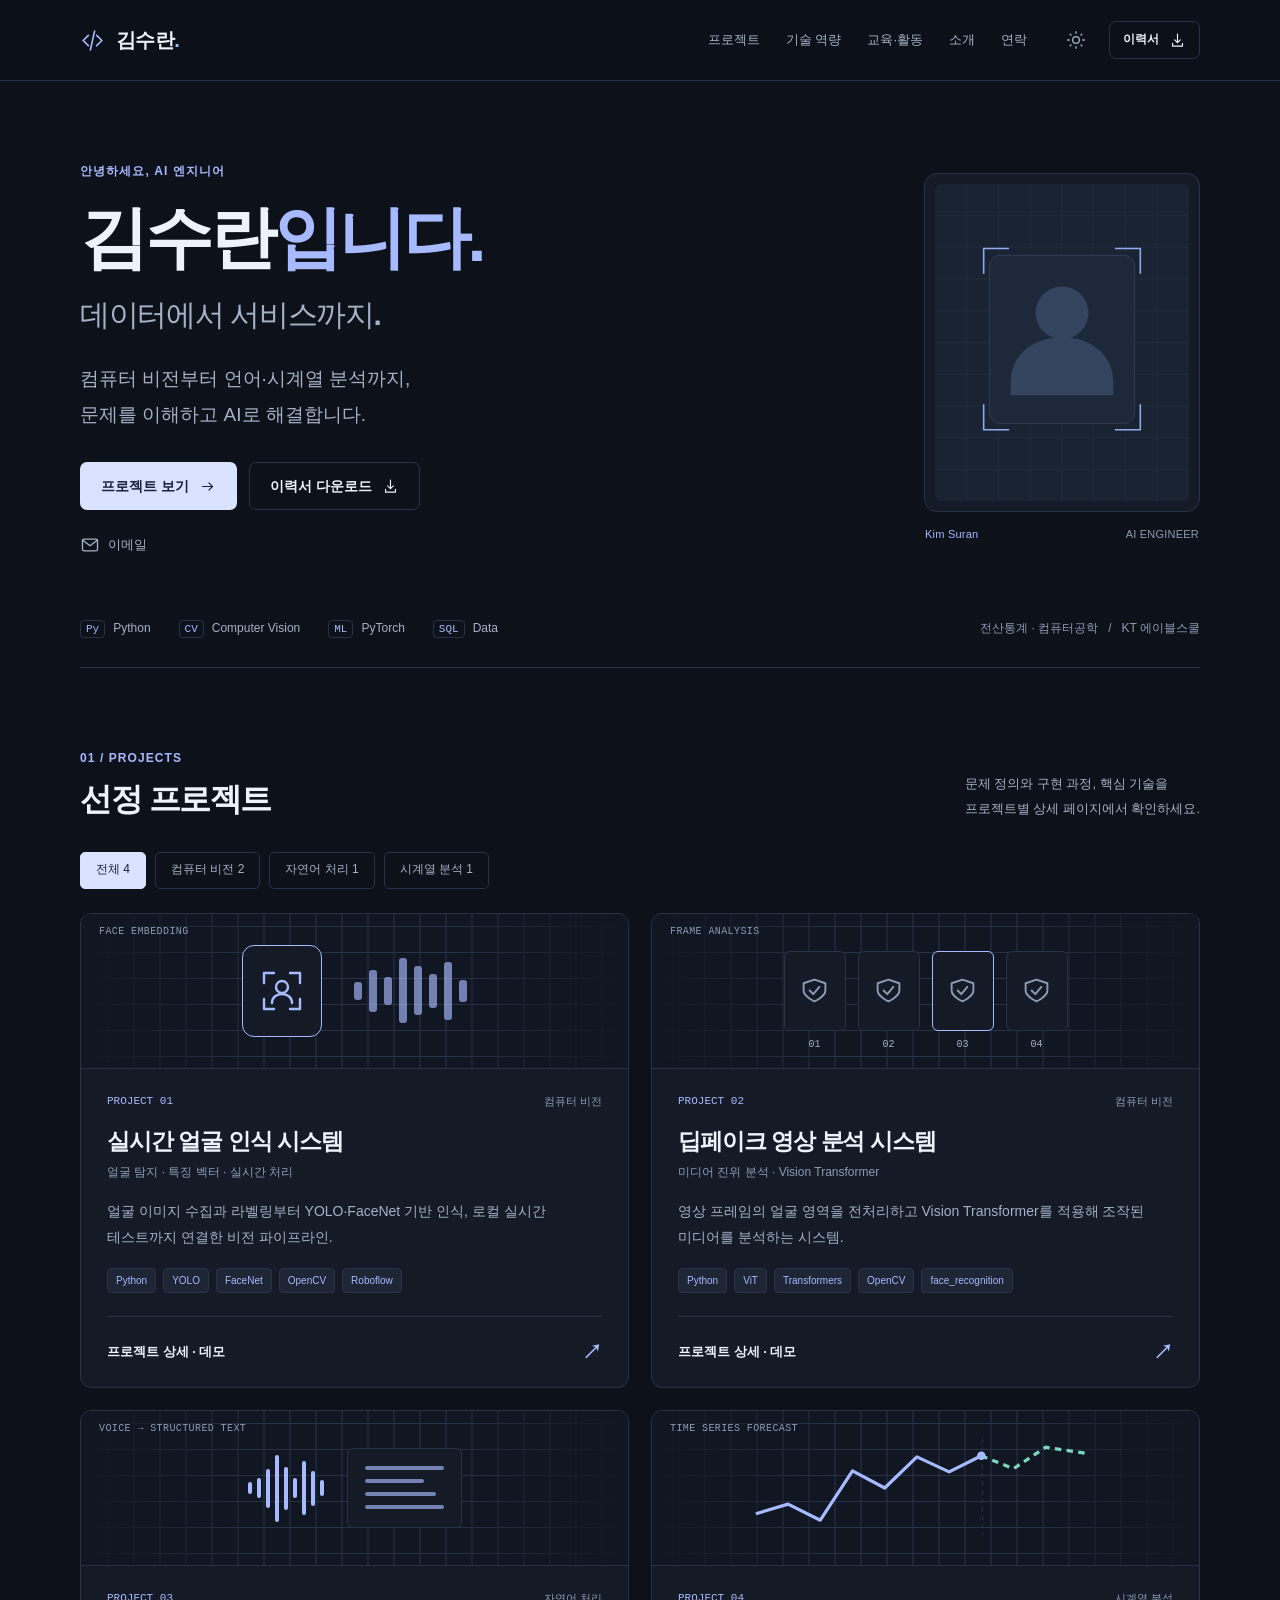
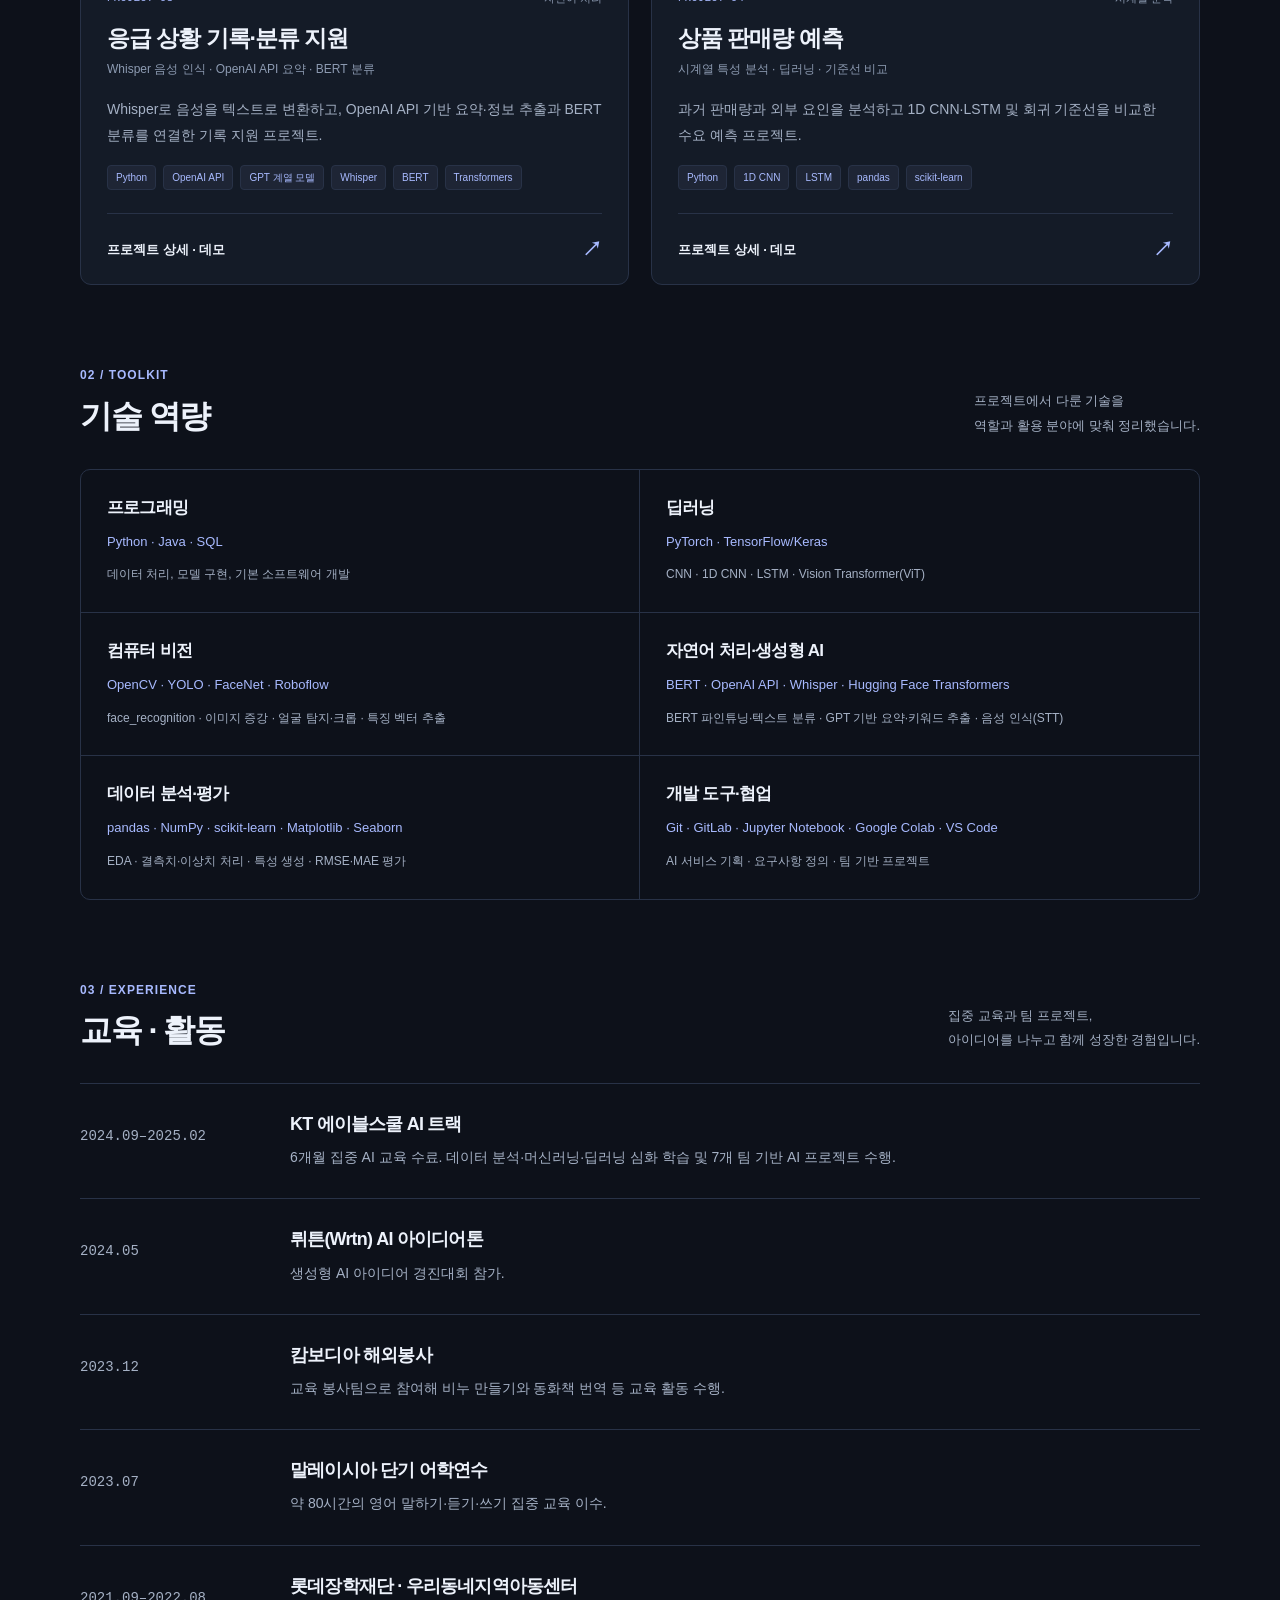
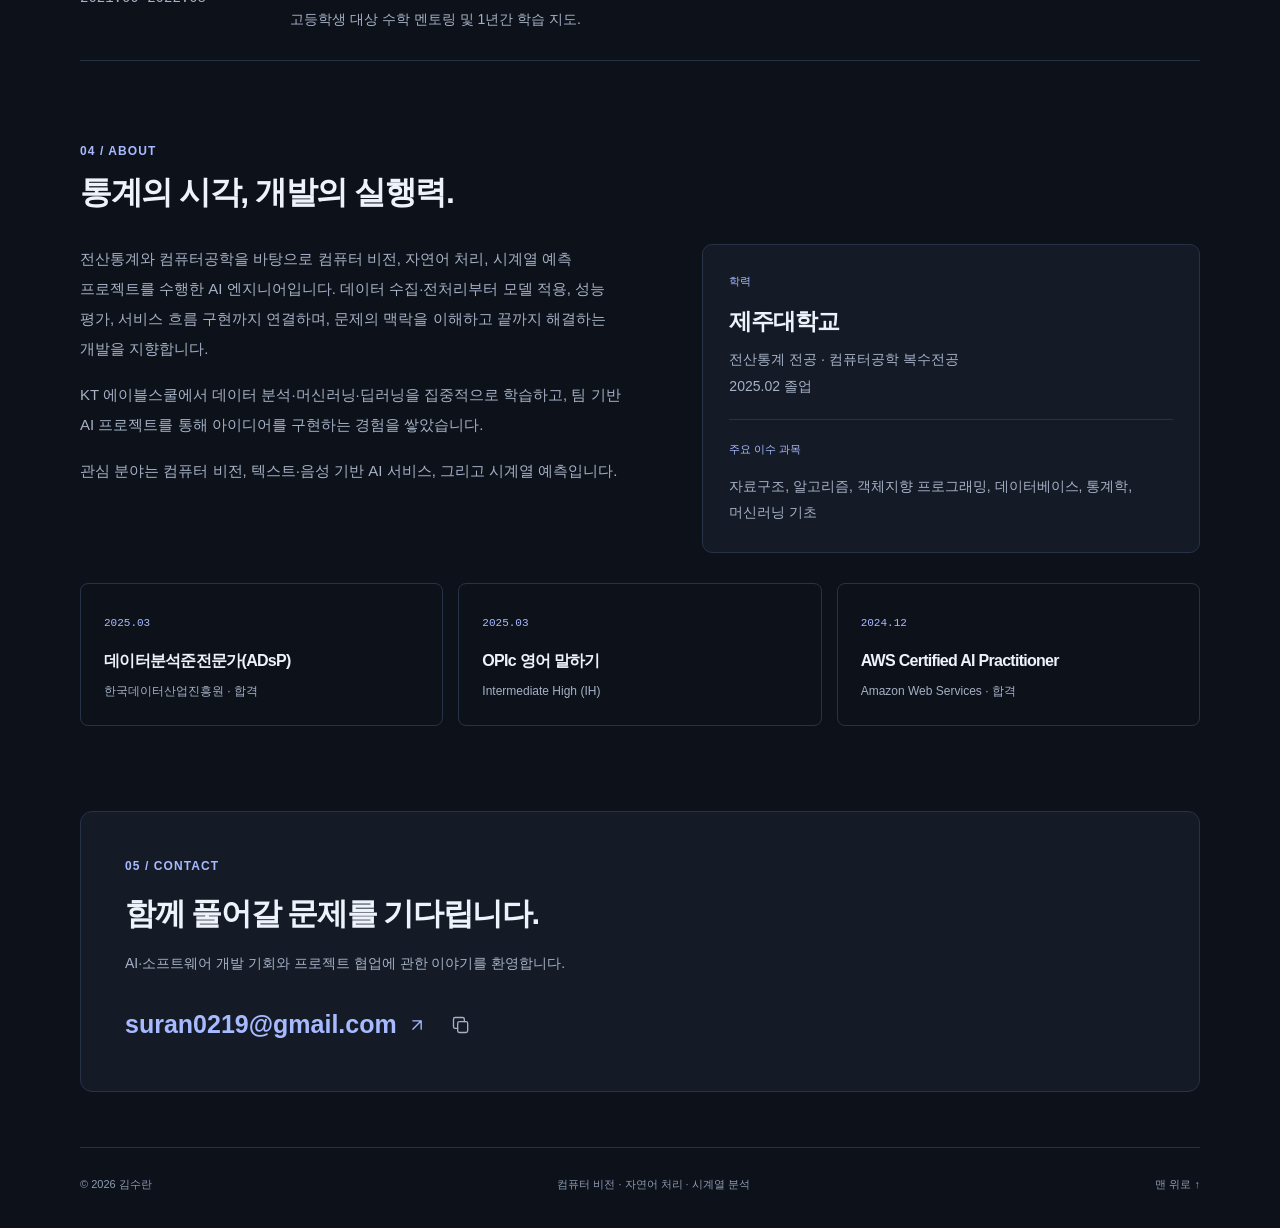
<file: index.html>
<!doctype html><html lang="ko" data-theme="dark"><head>
<meta charset="utf-8"><meta name="viewport" content="width=device-width,initial-scale=1">
<title>AI 엔지니어 포트폴리오 | 김수란</title><meta name="description" content="컴퓨터 비전, 자연어 처리, 시계열 예측을 다루는 김수란의 AI 엔지니어 포트폴리오.">
<meta name="author" content="김수란"><meta name="color-scheme" content="dark light"><meta name="theme-color" content="#0d111a">
<meta property="og:type" content="website"><meta property="og:title" content="AI 엔지니어 포트폴리오 | 김수란"><meta property="og:description" content="컴퓨터 비전, 자연어 처리, 시계열 예측을 다루는 김수란의 AI 엔지니어 포트폴리오.">
<link rel="icon" href="assets/favicon.svg" type="image/svg+xml">
<script>document.documentElement.classList.add('js');try{var t=localStorage.getItem('suran-theme');if(t==='light'||t==='dark')document.documentElement.dataset.theme=t;}catch(e){}</script>
<link rel="stylesheet" href="assets/styles.css"><script defer src="assets/config.js"></script><script defer src="assets/app.js"></script>

</head><body id="top"><a class="skip" href="#main">본문으로 바로가기</a><header class="site-header"><div class="nav-inner container">
<a class="brand" href="#top" aria-label="김수란 홈페이지"><svg class="icon " aria-hidden="true" viewBox="0 0 24 24" fill="none" stroke="currentColor" stroke-width="1.6" stroke-linecap="round" stroke-linejoin="round"><path d="m8 7-5 5 5 5m8-10 5 5-5 5M14 3l-4 18"/></svg><b>김수란<span>.</span></b></a>
<nav class="site-nav" id="site-nav" aria-label="주요 메뉴"><a href="#projects">프로젝트</a><a href="#skills">기술 역량</a><a href="#experience">교육·활동</a><a href="#about">소개</a><a href="#contact">연락</a></nav>
<div class="nav-tools"><button class="icon-button theme-button" type="button" aria-label="밝은 테마로 전환"><svg class="icon sun" aria-hidden="true" viewBox="0 0 24 24" fill="none" stroke="currentColor" stroke-width="1.6" stroke-linecap="round" stroke-linejoin="round"><circle cx="12" cy="12" r="4"/><path d="M12 2v2m0 16v2M2 12h2m16 0h2M5 5l1 1m12 12 1 1M5 19l1-1M18 6l1-1"/></svg><svg class="icon moon" aria-hidden="true" viewBox="0 0 24 24" fill="none" stroke="currentColor" stroke-width="1.6" stroke-linecap="round" stroke-linejoin="round"><path d="M20.8 13a9 9 0 0 1-9.8-9.8A9 9 0 1 0 20.8 13Z"/></svg></button><a class="button small secondary" href="assets/Kim-Suran-CV-KO.pdf" download>이력서 <svg class="icon " aria-hidden="true" viewBox="0 0 24 24" fill="none" stroke="currentColor" stroke-width="1.6" stroke-linecap="round" stroke-linejoin="round"><path d="M12 3v12m-4-4 4 4 4-4M5 16v4h14v-4"/></svg></a><button class="icon-button menu-button" type="button" aria-label="메뉴 열기" aria-expanded="false" aria-controls="site-nav"><svg class="icon " aria-hidden="true" viewBox="0 0 24 24" fill="none" stroke="currentColor" stroke-width="1.6" stroke-linecap="round" stroke-linejoin="round"><path d="M4 6h16M4 12h16M4 18h16"/></svg></button></div>
</div></header><main id="main">
<section class="hero container" aria-labelledby="hero-name"><div class="hero-grid"><div><p class="eyebrow">안녕하세요, AI 엔지니어</p><h1 id="hero-name">김수란<span>입니다.</span></h1><h2>데이터에서 서비스까지.</h2><p class="hero-lead">컴퓨터 비전부터 언어·시계열 분석까지,<br>문제를 이해하고 AI로 해결합니다.</p><div class="hero-actions"><a class="button" href="#projects">프로젝트 보기 <svg class="icon " aria-hidden="true" viewBox="0 0 24 24" fill="none" stroke="currentColor" stroke-width="1.6" stroke-linecap="round" stroke-linejoin="round"><path d="M5 12h14m-5-5 5 5-5 5"/></svg></a><a class="button secondary" href="assets/Kim-Suran-CV-KO.pdf" download>이력서 다운로드 <svg class="icon " aria-hidden="true" viewBox="0 0 24 24" fill="none" stroke="currentColor" stroke-width="1.6" stroke-linecap="round" stroke-linejoin="round"><path d="M12 3v12m-4-4 4 4 4-4M5 16v4h14v-4"/></svg></a></div><div class="hero-links"><a href="mailto:suran0219@gmail.com"><svg class="icon " aria-hidden="true" viewBox="0 0 24 24" fill="none" stroke="currentColor" stroke-width="1.6" stroke-linecap="round" stroke-linejoin="round"><rect x="3" y="5" width="18" height="14" rx="2"/><path d="m3 6 9 7 9-7"/></svg> 이메일</a><a data-github href="#" target="_blank" rel="noopener noreferrer" hidden><svg class="icon " aria-hidden="true" viewBox="0 0 24 24" fill="none" stroke="currentColor" stroke-width="1.6" stroke-linecap="round" stroke-linejoin="round"><path d="M9 19c-4 1-4-2-6-2m12 5v-4c0-1-.3-1.6-1-2 3-.3 6-1.4 6-6a5 5 0 0 0-1.4-3.5c.2-.8.3-2.1-.2-3.3 0 0-1.2-.4-3.6 1.3a12 12 0 0 0-6.6 0C5.8 2.8 4.6 3.2 4.6 3.2a5 5 0 0 0-.2 3.3A5 5 0 0 0 3 10c0 4.6 3 5.7 6 6-.7.4-1 1-1 2v4"/></svg> GitHub</a><a data-notion href="#" target="_blank" rel="noopener noreferrer" hidden>노션 포트폴리오 <svg class="icon " aria-hidden="true" viewBox="0 0 24 24" fill="none" stroke="currentColor" stroke-width="1.6" stroke-linecap="round" stroke-linejoin="round"><path d="M7 17 17 7M7 7h10v10"/></svg></a></div></div>
<figure class="portrait"><div class="portrait-frame"><img id="profile-photo" src="assets/profile-placeholder.svg" width="480" height="600" alt="프로필 사진 자리표시자" fetchpriority="high"></div><figcaption class="portrait-caption"><span>Kim Suran</span><span>AI ENGINEER</span></figcaption></figure></div><div class="hero-foot"><div class="stack-inline"><span><b>Py</b>Python</span><span><b>CV</b>Computer Vision</span><span><b>ML</b>PyTorch</span><span><b>SQL</b>Data</span></div><p>전산통계 · 컴퓨터공학 &nbsp; / &nbsp; KT 에이블스쿨</p></div></section>
<section class="section container" id="projects" aria-label="선정 프로젝트"><div class="section-head"><div><p class="eyebrow">01 / PROJECTS</p><h2>선정 프로젝트</h2></div><p>문제 정의와 구현 과정, 핵심 기술을<br>프로젝트별 상세 페이지에서 확인하세요.</p></div><div class="filters" role="group" aria-label="프로젝트 분야 선택"><button class="filter" type="button" data-filter="all" aria-pressed="true">전체 4</button><button class="filter" type="button" data-filter="vision" aria-pressed="false">컴퓨터 비전 2</button><button class="filter" type="button" data-filter="language" aria-pressed="false">자연어 처리 1</button><button class="filter" type="button" data-filter="timeseries" aria-pressed="false">시계열 분석 1</button></div><p class="sr-only" id="filter-status" role="status" aria-live="polite"></p><div class="project-grid"><article class="project-card" data-category="vision" aria-labelledby="card-face-recognition"><div class="card-visual visual-grid" aria-hidden="true"><span class="visual-tag">FACE EMBEDDING</span><div class="visual-face"><svg class="icon " aria-hidden="true" viewBox="0 0 24 24" fill="none" stroke="currentColor" stroke-width="1.6" stroke-linecap="round" stroke-linejoin="round"><path d="M8 3H3v5m13-5h5v5M3 16v5h5m13-5v5h-5"/><circle cx="12" cy="10" r="3"/><path d="M7 18c0-6 10-6 10 0"/></svg></div><div class="visual-vector"><i style="height:18px"></i><i style="height:42px"></i><i style="height:28px"></i><i style="height:65px"></i><i style="height:49px"></i><i style="height:34px"></i><i style="height:58px"></i><i style="height:22px"></i></div></div><div class="card-body"><div class="card-meta"><span>PROJECT 01</span><span>컴퓨터 비전</span></div><h3 id="card-face-recognition">실시간 얼굴 인식 시스템</h3><p class="card-subtitle">얼굴 탐지 · 특징 벡터 · 실시간 처리</p><p class="card-description">얼굴 이미지 수집과 라벨링부터 YOLO·FaceNet 기반 인식, 로컬 실시간 테스트까지 연결한 비전 파이프라인.</p><ul class="tags" aria-label="사용 기술"><li>Python</li><li>YOLO</li><li>FaceNet</li><li>OpenCV</li><li>Roboflow</li></ul><a class="card-link" href="projects/face-recognition.html" aria-label="실시간 얼굴 인식 시스템 상세 페이지와 데모 보기"><span>프로젝트 상세 · 데모</span><span aria-hidden="true">↗</span></a></div></article><article class="project-card" data-category="vision" aria-labelledby="card-deepfake-detection"><div class="card-visual visual-grid" aria-hidden="true"><span class="visual-tag">FRAME ANALYSIS</span><div class="visual-frame-row"><div class="mini-frame"><svg class="icon " aria-hidden="true" viewBox="0 0 24 24" fill="none" stroke="currentColor" stroke-width="1.6" stroke-linecap="round" stroke-linejoin="round"><path d="M12 3 3 6v6c0 5 9 9 9 9s9-4 9-9V6l-9-3Z"/><path d="m8 12 3 3 5-6"/></svg><span>01</span></div><div class="mini-frame"><svg class="icon " aria-hidden="true" viewBox="0 0 24 24" fill="none" stroke="currentColor" stroke-width="1.6" stroke-linecap="round" stroke-linejoin="round"><path d="M12 3 3 6v6c0 5 9 9 9 9s9-4 9-9V6l-9-3Z"/><path d="m8 12 3 3 5-6"/></svg><span>02</span></div><div class="mini-frame"><svg class="icon " aria-hidden="true" viewBox="0 0 24 24" fill="none" stroke="currentColor" stroke-width="1.6" stroke-linecap="round" stroke-linejoin="round"><path d="M12 3 3 6v6c0 5 9 9 9 9s9-4 9-9V6l-9-3Z"/><path d="m8 12 3 3 5-6"/></svg><span>03</span></div><div class="mini-frame"><svg class="icon " aria-hidden="true" viewBox="0 0 24 24" fill="none" stroke="currentColor" stroke-width="1.6" stroke-linecap="round" stroke-linejoin="round"><path d="M12 3 3 6v6c0 5 9 9 9 9s9-4 9-9V6l-9-3Z"/><path d="m8 12 3 3 5-6"/></svg><span>04</span></div></div></div><div class="card-body"><div class="card-meta"><span>PROJECT 02</span><span>컴퓨터 비전</span></div><h3 id="card-deepfake-detection">딥페이크 영상 분석 시스템</h3><p class="card-subtitle">미디어 진위 분석 · Vision Transformer</p><p class="card-description">영상 프레임의 얼굴 영역을 전처리하고 Vision Transformer를 적용해 조작된 미디어를 분석하는 시스템.</p><ul class="tags" aria-label="사용 기술"><li>Python</li><li>ViT</li><li>Transformers</li><li>OpenCV</li><li>face_recognition</li></ul><a class="card-link" href="projects/deepfake-detection.html" aria-label="딥페이크 영상 분석 시스템 상세 페이지와 데모 보기"><span>프로젝트 상세 · 데모</span><span aria-hidden="true">↗</span></a></div></article><article class="project-card" data-category="language" aria-labelledby="card-emergency-assistant"><div class="card-visual visual-grid" aria-hidden="true"><span class="visual-tag">VOICE → STRUCTURED TEXT</span><div class="waveform"><i style="height:12px"></i><i style="height:20px"></i><i style="height:39px"></i><i style="height:67px"></i><i style="height:43px"></i><i style="height:20px"></i><i style="height:54px"></i><i style="height:35px"></i><i style="height:16px"></i></div><div class="visual-doc"><i></i><i></i><i></i><i></i></div></div><div class="card-body"><div class="card-meta"><span>PROJECT 03</span><span>자연어 처리</span></div><h3 id="card-emergency-assistant">응급 상황 기록·분류 지원</h3><p class="card-subtitle">Whisper 음성 인식 · OpenAI API 요약 · BERT 분류</p><p class="card-description">Whisper로 음성을 텍스트로 변환하고, OpenAI API 기반 요약·정보 추출과 BERT 분류를 연결한 기록 지원 프로젝트.</p><ul class="tags" aria-label="사용 기술"><li>Python</li><li>OpenAI API</li><li>GPT 계열 모델</li><li>Whisper</li><li>BERT</li><li>Transformers</li></ul><a class="card-link" href="projects/emergency-assistant.html" aria-label="응급 상황 기록·분류 지원 상세 페이지와 데모 보기"><span>프로젝트 상세 · 데모</span><span aria-hidden="true">↗</span></a></div></article><article class="project-card" data-category="timeseries" aria-labelledby="card-sales-forecasting"><div class="card-visual visual-grid" aria-hidden="true"><span class="visual-tag">TIME SERIES FORECAST</span><svg class="card-linechart" aria-hidden="true" viewBox="0 0 340 100"><path d="M12 74 42 65 72 80 102 34 132 50 162 21 192 35 222 20" fill="none" stroke="var(--accent)" stroke-width="3" stroke-linejoin="round"/><path d="M222 20 252 32 282 12 322 18" fill="none" stroke="var(--good)" stroke-width="3" stroke-dasharray="6 5"/><path d="M223 4v90" stroke="var(--line)" stroke-dasharray="4 4"/><circle cx="222" cy="20" r="4" fill="var(--accent)"/></svg></div><div class="card-body"><div class="card-meta"><span>PROJECT 04</span><span>시계열 분석</span></div><h3 id="card-sales-forecasting">상품 판매량 예측</h3><p class="card-subtitle">시계열 특성 분석 · 딥러닝 · 기준선 비교</p><p class="card-description">과거 판매량과 외부 요인을 분석하고 1D CNN·LSTM 및 회귀 기준선을 비교한 수요 예측 프로젝트.</p><ul class="tags" aria-label="사용 기술"><li>Python</li><li>1D CNN</li><li>LSTM</li><li>pandas</li><li>scikit-learn</li></ul><a class="card-link" href="projects/sales-forecasting.html" aria-label="상품 판매량 예측 상세 페이지와 데모 보기"><span>프로젝트 상세 · 데모</span><span aria-hidden="true">↗</span></a></div></article></div></section>
<section class="section container" id="skills" aria-label="기술 역량"><div class="section-head"><div><p class="eyebrow">02 / TOOLKIT</p><h2>기술 역량</h2></div><p>프로젝트에서 다룬 기술을<br>역할과 활용 분야에 맞춰 정리했습니다.</p></div><div class="skills-grid"><article class="skill"><h3>프로그래밍</h3><p>Python · Java · SQL</p><small>데이터 처리, 모델 구현, 기본 소프트웨어 개발</small></article><article class="skill"><h3>딥러닝</h3><p>PyTorch · TensorFlow/Keras</p><small>CNN · 1D CNN · LSTM · Vision Transformer(ViT)</small></article><article class="skill"><h3>컴퓨터 비전</h3><p>OpenCV · YOLO · FaceNet · Roboflow</p><small>face_recognition · 이미지 증강 · 얼굴 탐지·크롭 · 특징 벡터 추출</small></article><article class="skill"><h3>자연어 처리·생성형 AI</h3><p>BERT · OpenAI API · Whisper · Hugging Face Transformers</p><small>BERT 파인튜닝·텍스트 분류 · GPT 기반 요약·키워드 추출 · 음성 인식(STT)</small></article><article class="skill"><h3>데이터 분석·평가</h3><p>pandas · NumPy · scikit-learn · Matplotlib · Seaborn</p><small>EDA · 결측치·이상치 처리 · 특성 생성 · RMSE·MAE 평가</small></article><article class="skill"><h3>개발 도구·협업</h3><p>Git · GitLab · Jupyter Notebook · Google Colab · VS Code</p><small>AI 서비스 기획 · 요구사항 정의 · 팀 기반 프로젝트</small></article></div></section>
<section class="section container" id="experience" aria-label="교육 및 활동"><div class="section-head"><div><p class="eyebrow">03 / EXPERIENCE</p><h2>교육 · 활동</h2></div><p>집중 교육과 팀 프로젝트,<br>아이디어를 나누고 함께 성장한 경험입니다.</p></div><div class="timeline"><article class="timeline-item"><p class="timeline-date">2024.09–2025.02</p><div><h3>KT 에이블스쿨 AI 트랙</h3><p>6개월 집중 AI 교육 수료. 데이터 분석·머신러닝·딥러닝 심화 학습 및 7개 팀 기반 AI 프로젝트 수행.</p></div></article><article class="timeline-item"><p class="timeline-date">2024.05</p><div><h3>뤼튼(Wrtn) AI 아이디어톤</h3><p>생성형 AI 아이디어 경진대회 참가.</p></div></article><article class="timeline-item"><p class="timeline-date">2023.12</p><div><h3>캄보디아 해외봉사</h3><p>교육 봉사팀으로 참여해 비누 만들기와 동화책 번역 등 교육 활동 수행.</p></div></article><article class="timeline-item"><p class="timeline-date">2023.07</p><div><h3>말레이시아 단기 어학연수</h3><p>약 80시간의 영어 말하기·듣기·쓰기 집중 교육 이수.</p></div></article><article class="timeline-item"><p class="timeline-date">2021.09–2022.08</p><div><h3>롯데장학재단 · 우리동네지역아동센터</h3><p>고등학생 대상 수학 멘토링 및 1년간 학습 지도.</p></div></article></div></section>
<section class="section container" id="about" aria-label="소개 및 학력"><div class="section-head"><div><p class="eyebrow">04 / ABOUT</p><h2>통계의 시각, 개발의 실행력.</h2></div></div><div class="about-grid"><div class="about-text"><p>전산통계와 컴퓨터공학을 바탕으로 컴퓨터 비전, 자연어 처리, 시계열 예측 프로젝트를 수행한 AI 엔지니어입니다. 데이터 수집·전처리부터 모델 적용, 성능 평가, 서비스 흐름 구현까지 연결하며, 문제의 맥락을 이해하고 끝까지 해결하는 개발을 지향합니다.</p><p>KT 에이블스쿨에서 데이터 분석·머신러닝·딥러닝을 집중적으로 학습하고, 팀 기반 AI 프로젝트를 통해 아이디어를 구현하는 경험을 쌓았습니다.</p><p>관심 분야는 컴퓨터 비전, 텍스트·음성 기반 AI 서비스, 그리고 시계열 예측입니다.</p></div><aside class="education-box"><p class="small-label">학력</p><h3>제주대학교</h3><p>전산통계 전공 · 컴퓨터공학 복수전공<br>2025.02 졸업</p><hr><p class="small-label">주요 이수 과목</p><p>자료구조, 알고리즘, 객체지향 프로그래밍, 데이터베이스, 통계학, 머신러닝 기초</p></aside></div><div class="certificate-grid"><article class="certificate"><time>2025.03</time><h3>데이터분석준전문가(ADsP)</h3><p>한국데이터산업진흥원 · 합격</p></article><article class="certificate"><time>2025.03</time><h3>OPIc 영어 말하기</h3><p>Intermediate High (IH)</p></article><article class="certificate"><time>2024.12</time><h3>AWS Certified AI Practitioner</h3><p>Amazon Web Services · 합격</p></article></div></section>
<section class="contact container" id="contact" aria-labelledby="contact-title"><div class="contact-box"><p class="eyebrow">05 / CONTACT</p><h2 id="contact-title">함께 풀어갈 문제를 기다립니다.</h2><p class="contact-copy">AI·소프트웨어 개발 기회와 프로젝트 협업에 관한 이야기를 환영합니다.</p><div class="contact-row"><a class="contact-email" href="mailto:suran0219@gmail.com">suran0219@gmail.com <svg class="icon " aria-hidden="true" viewBox="0 0 24 24" fill="none" stroke="currentColor" stroke-width="1.6" stroke-linecap="round" stroke-linejoin="round"><path d="M7 17 17 7M7 7h10v10"/></svg></a><button class="icon-button" type="button" data-copy-email aria-label="이메일 주소 복사"><svg class="icon " aria-hidden="true" viewBox="0 0 24 24" fill="none" stroke="currentColor" stroke-width="1.6" stroke-linecap="round" stroke-linejoin="round"><rect x="8" y="8" width="12" height="13" rx="2"/><path d="M16 8V5a2 2 0 0 0-2-2H5a2 2 0 0 0-2 2v9a2 2 0 0 0 2 2h3"/></svg></button></div></div></section>
</main><noscript><p class="noscript container">프로젝트 필터, 테마 전환과 체험형 데모에는 JavaScript가 필요합니다. 이력서와 프로젝트 설명은 그대로 읽을 수 있습니다.</p></noscript><footer class="footer container"><p>© <span data-year>2026</span> 김수란</p><p>컴퓨터 비전 · 자연어 처리 · 시계열 분석</p><a href="#top">맨 위로 ↑</a></footer><div id="toast" class="toast" role="status" aria-live="polite" hidden></div></body></html>
</file>
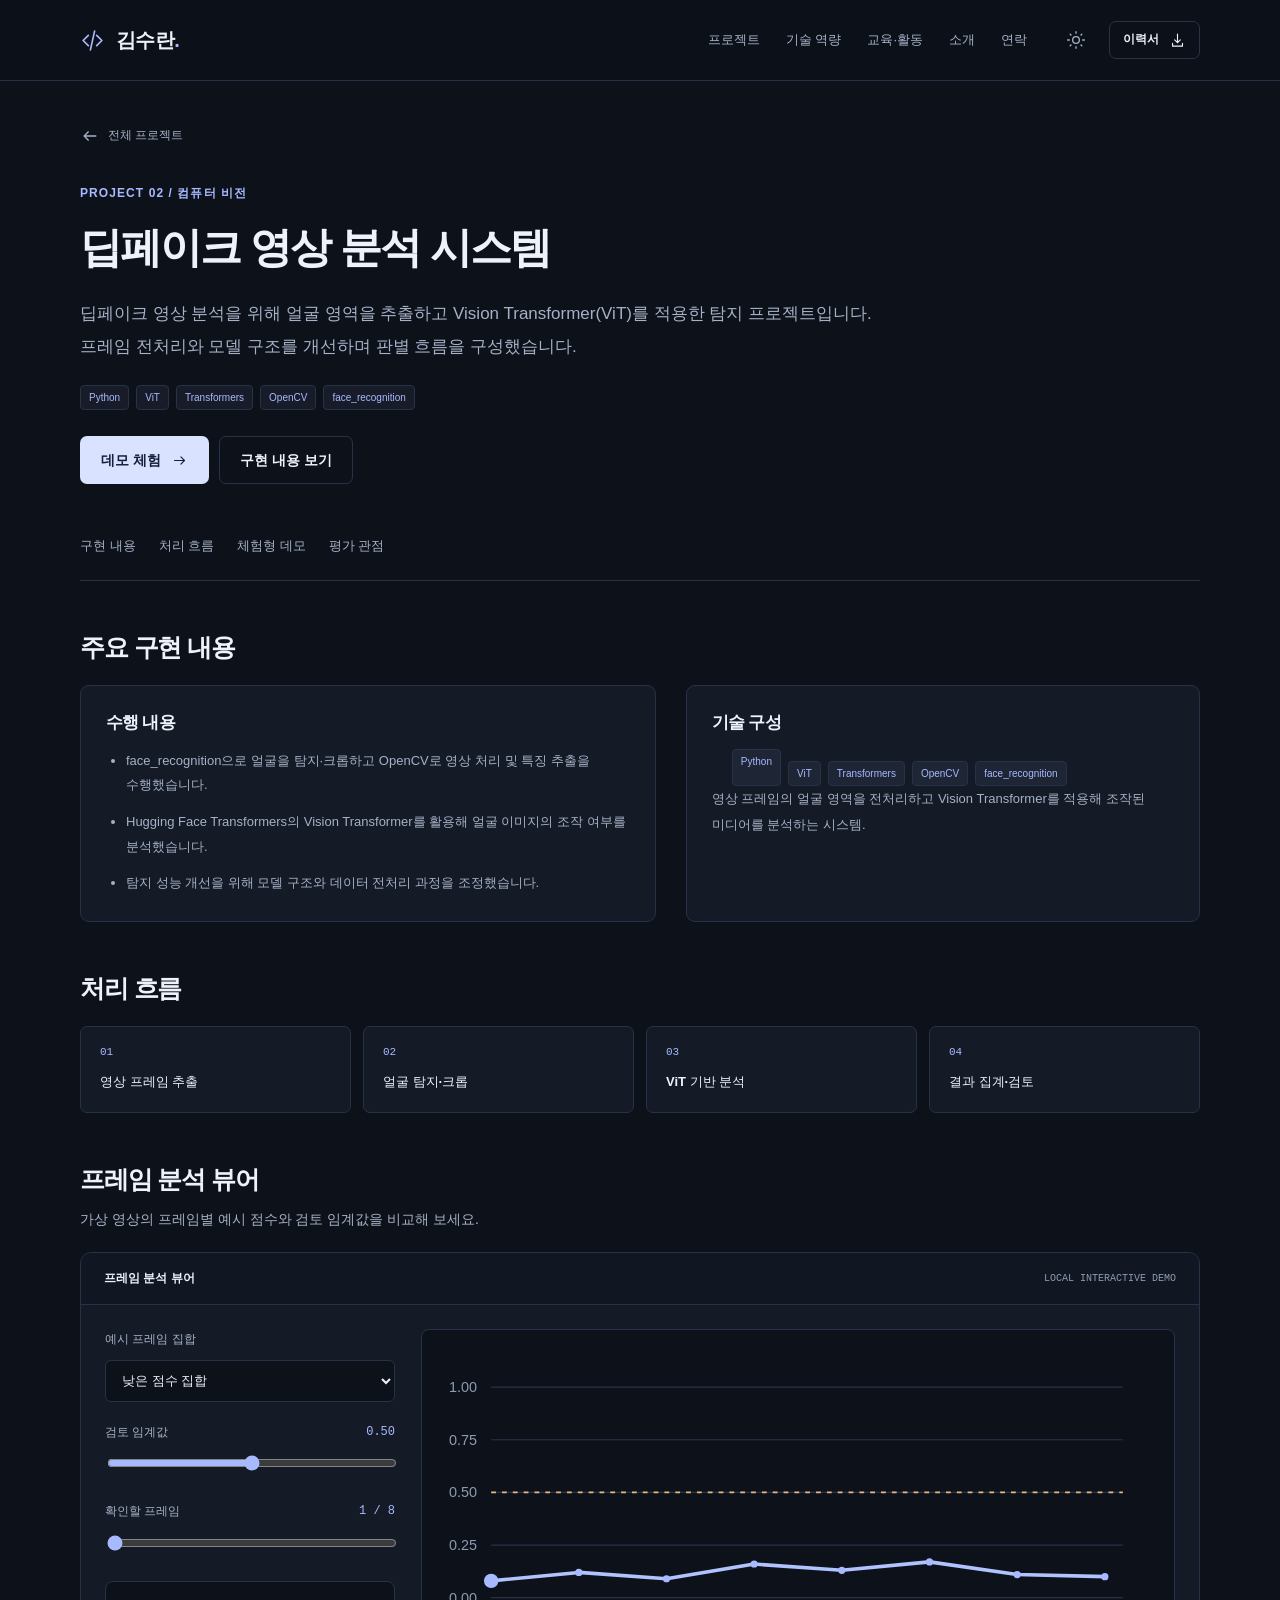
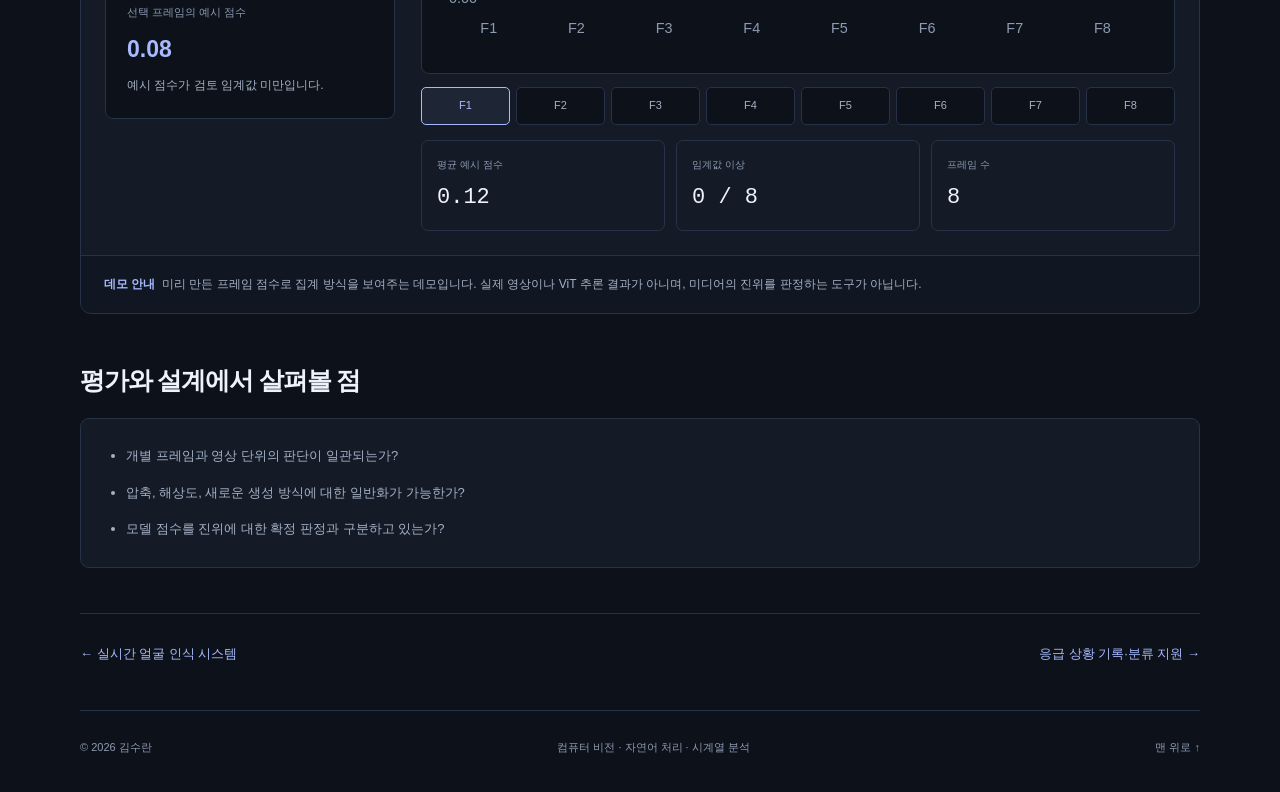
<file: projects/deepfake-detection.html>
<!doctype html><html lang="ko" data-theme="dark"><head>
<meta charset="utf-8"><meta name="viewport" content="width=device-width,initial-scale=1">
<title>딥페이크 영상 분석 시스템 | 김수란</title><meta name="description" content="영상 프레임의 얼굴 영역을 전처리하고 Vision Transformer를 적용해 조작된 미디어를 분석하는 시스템.">
<meta name="author" content="김수란"><meta name="color-scheme" content="dark light"><meta name="theme-color" content="#0d111a">
<meta property="og:type" content="website"><meta property="og:title" content="딥페이크 영상 분석 시스템 | 김수란"><meta property="og:description" content="영상 프레임의 얼굴 영역을 전처리하고 Vision Transformer를 적용해 조작된 미디어를 분석하는 시스템.">
<link rel="icon" href="../assets/favicon.svg" type="image/svg+xml">
<script>document.documentElement.classList.add('js');try{var t=localStorage.getItem('suran-theme');if(t==='light'||t==='dark')document.documentElement.dataset.theme=t;}catch(e){}</script>
<link rel="stylesheet" href="../assets/styles.css"><script defer src="../assets/config.js"></script><script defer src="../assets/app.js"></script>
<script defer src="../assets/demo-math.js"></script><script defer src="../assets/demos.js"></script>
</head><body id="top" data-project="deepfake-detection"><a class="skip" href="#main">본문으로 바로가기</a><header class="site-header"><div class="nav-inner container">
<a class="brand" href="../index.html#top" aria-label="김수란 홈페이지"><svg class="icon " aria-hidden="true" viewBox="0 0 24 24" fill="none" stroke="currentColor" stroke-width="1.6" stroke-linecap="round" stroke-linejoin="round"><path d="m8 7-5 5 5 5m8-10 5 5-5 5M14 3l-4 18"/></svg><b>김수란<span>.</span></b></a>
<nav class="site-nav" id="site-nav" aria-label="주요 메뉴"><a href="../index.html#projects">프로젝트</a><a href="../index.html#skills">기술 역량</a><a href="../index.html#experience">교육·활동</a><a href="../index.html#about">소개</a><a href="../index.html#contact">연락</a></nav>
<div class="nav-tools"><button class="icon-button theme-button" type="button" aria-label="밝은 테마로 전환"><svg class="icon sun" aria-hidden="true" viewBox="0 0 24 24" fill="none" stroke="currentColor" stroke-width="1.6" stroke-linecap="round" stroke-linejoin="round"><circle cx="12" cy="12" r="4"/><path d="M12 2v2m0 16v2M2 12h2m16 0h2M5 5l1 1m12 12 1 1M5 19l1-1M18 6l1-1"/></svg><svg class="icon moon" aria-hidden="true" viewBox="0 0 24 24" fill="none" stroke="currentColor" stroke-width="1.6" stroke-linecap="round" stroke-linejoin="round"><path d="M20.8 13a9 9 0 0 1-9.8-9.8A9 9 0 1 0 20.8 13Z"/></svg></button><a class="button small secondary" href="../assets/Kim-Suran-CV-KO.pdf" download>이력서 <svg class="icon " aria-hidden="true" viewBox="0 0 24 24" fill="none" stroke="currentColor" stroke-width="1.6" stroke-linecap="round" stroke-linejoin="round"><path d="M12 3v12m-4-4 4 4 4-4M5 16v4h14v-4"/></svg></a><button class="icon-button menu-button" type="button" aria-label="메뉴 열기" aria-expanded="false" aria-controls="site-nav"><svg class="icon " aria-hidden="true" viewBox="0 0 24 24" fill="none" stroke="currentColor" stroke-width="1.6" stroke-linecap="round" stroke-linejoin="round"><path d="M4 6h16M4 12h16M4 18h16"/></svg></button></div>
</div></header><main id="main" class="container"><section class="project-hero"><a class="back-link" href="../index.html#projects"><svg class="icon " aria-hidden="true" viewBox="0 0 24 24" fill="none" stroke="currentColor" stroke-width="1.6" stroke-linecap="round" stroke-linejoin="round"><path d="M19 12H5m5-5-5 5 5 5"/></svg> 전체 프로젝트</a><p class="eyebrow">PROJECT 02 / 컴퓨터 비전</p><h1>딥페이크 영상 분석 시스템</h1><p class="project-lead">딥페이크 영상 분석을 위해 얼굴 영역을 추출하고 Vision Transformer(ViT)를 적용한 탐지 프로젝트입니다. 프레임 전처리와 모델 구조를 개선하며 판별 흐름을 구성했습니다.</p><ul class="tags" aria-label="사용 기술"><li>Python</li><li>ViT</li><li>Transformers</li><li>OpenCV</li><li>face_recognition</li></ul><div class="project-actions"><a class="button" href="#demo">데모 체험 <svg class="icon " aria-hidden="true" viewBox="0 0 24 24" fill="none" stroke="currentColor" stroke-width="1.6" stroke-linecap="round" stroke-linejoin="round"><path d="M5 12h14m-5-5 5 5-5 5"/></svg></a><a class="button secondary" href="#implementation">구현 내용 보기</a><a class="button secondary" data-repository href="#" target="_blank" rel="noopener noreferrer" hidden>소스 코드 <svg class="icon " aria-hidden="true" viewBox="0 0 24 24" fill="none" stroke="currentColor" stroke-width="1.6" stroke-linecap="round" stroke-linejoin="round"><path d="M9 19c-4 1-4-2-6-2m12 5v-4c0-1-.3-1.6-1-2 3-.3 6-1.4 6-6a5 5 0 0 0-1.4-3.5c.2-.8.3-2.1-.2-3.3 0 0-1.2-.4-3.6 1.3a12 12 0 0 0-6.6 0C5.8 2.8 4.6 3.2 4.6 3.2a5 5 0 0 0-.2 3.3A5 5 0 0 0 3 10c0 4.6 3 5.7 6 6-.7.4-1 1-1 2v4"/></svg></a><a class="button secondary" data-external-demo href="#" target="_blank" rel="noopener noreferrer" hidden>실제 서비스 <svg class="icon " aria-hidden="true" viewBox="0 0 24 24" fill="none" stroke="currentColor" stroke-width="1.6" stroke-linecap="round" stroke-linejoin="round"><path d="M7 17 17 7M7 7h10v10"/></svg></a></div><nav class="page-tabs" aria-label="프로젝트 목차"><a href="#implementation">구현 내용</a><a href="#architecture">처리 흐름</a><a href="#demo">체험형 데모</a><a href="#review">평가 관점</a></nav></section>
<section class="project-section" id="implementation"><h2>주요 구현 내용</h2><div class="two-col"><article class="panel"><h3>수행 내용</h3><ul><li>face_recognition으로 얼굴을 탐지·크롭하고 OpenCV로 영상 처리 및 특징 추출을 수행했습니다.</li><li>Hugging Face Transformers의 Vision Transformer를 활용해 얼굴 이미지의 조작 여부를 분석했습니다.</li><li>탐지 성능 개선을 위해 모델 구조와 데이터 전처리 과정을 조정했습니다.</li></ul></article><aside class="panel"><h3>기술 구성</h3><ul class="tags" aria-label="사용 기술"><li>Python</li><li>ViT</li><li>Transformers</li><li>OpenCV</li><li>face_recognition</li></ul><p class="prose" style="font-size:13px">영상 프레임의 얼굴 영역을 전처리하고 Vision Transformer를 적용해 조작된 미디어를 분석하는 시스템.</p></aside></div></section>
<section class="project-section" id="architecture"><h2>처리 흐름</h2><div class="pipeline"><div class="pipeline-step"><span>01</span><p>영상 프레임 추출</p></div><div class="pipeline-step"><span>02</span><p>얼굴 탐지·크롭</p></div><div class="pipeline-step"><span>03</span><p>ViT 기반 분석</p></div><div class="pipeline-step"><span>04</span><p>결과 집계·검토</p></div></div></section>
<section class="project-section" id="demo"><h2>프레임 분석 뷰어</h2><p class="demo-intro">가상 영상의 프레임별 예시 점수와 검토 임계값을 비교해 보세요.</p><div class="demo-shell" data-demo="deepfake-detection"><div class="demo-bar"><strong>프레임 분석 뷰어</strong><span>LOCAL INTERACTIVE DEMO</span></div><div class="demo-main"><div class="demo-grid"><div class="demo-controls"><div class="field"><label for="fake-sample">예시 프레임 집합</label><select id="fake-sample"><option value="low">낮은 점수 집합</option><option value="high">높은 점수 집합</option><option value="mixed">점수가 혼재된 집합</option></select></div><div class="field"><label for="fake-threshold">검토 임계값<output id="fake-threshold-value" for="fake-threshold">0.5</output></label><input id="fake-threshold" type="range" min="0.1" max="0.9" step="0.05" value="0.5"></div><div class="field"><label for="fake-frame">확인할 프레임<output id="fake-frame-value" for="fake-frame">1</output></label><input id="fake-frame" type="range" min="1" max="8" step="1" value="1"></div><div class="result-card"><small>선택 프레임의 예시 점수</small><strong id="fake-selected">—</strong><p id="fake-verdict"></p></div></div><div class="demo-view"><div class="chart-wrap"><svg class="chart" id="fake-chart" role="img" aria-label="8개 프레임의 가상 점수와 검토 임계값" viewBox="0 0 600 260"></svg></div><div class="frame-grid" id="fake-frames" role="group" aria-label="프레임 선택"></div><div class="metric-grid"><div class="metric"><small>평균 예시 점수</small><strong id="fake-mean">—</strong></div><div class="metric"><small>임계값 이상</small><strong id="fake-count">—</strong></div><div class="metric"><small>프레임 수</small><strong>8</strong></div></div></div></div></div><div class="demo-note"><strong>데모 안내</strong> &nbsp;미리 만든 프레임 점수로 집계 방식을 보여주는 데모입니다. 실제 영상이나 ViT 추론 결과가 아니며, 미디어의 진위를 판정하는 도구가 아닙니다.</div></div><noscript><p class="noscript">데모를 사용하려면 브라우저에서 JavaScript를 활성화하세요.</p></noscript></section>
<section class="project-section" id="review"><h2>평가와 설계에서 살펴볼 점</h2><div class="panel"><ul><li>개별 프레임과 영상 단위의 판단이 일관되는가?</li><li>압축, 해상도, 새로운 생성 방식에 대한 일반화가 가능한가?</li><li>모델 점수를 진위에 대한 확정 판정과 구분하고 있는가?</li></ul></div></section><nav class="next-project" aria-label="다른 프로젝트"><a href="face-recognition.html">← 실시간 얼굴 인식 시스템</a><a href="emergency-assistant.html">응급 상황 기록·분류 지원 →</a></nav></main><footer class="footer container"><p>© <span data-year>2026</span> 김수란</p><p>컴퓨터 비전 · 자연어 처리 · 시계열 분석</p><a href="#top">맨 위로 ↑</a></footer><div id="toast" class="toast" role="status" aria-live="polite" hidden></div></body></html>
</file>
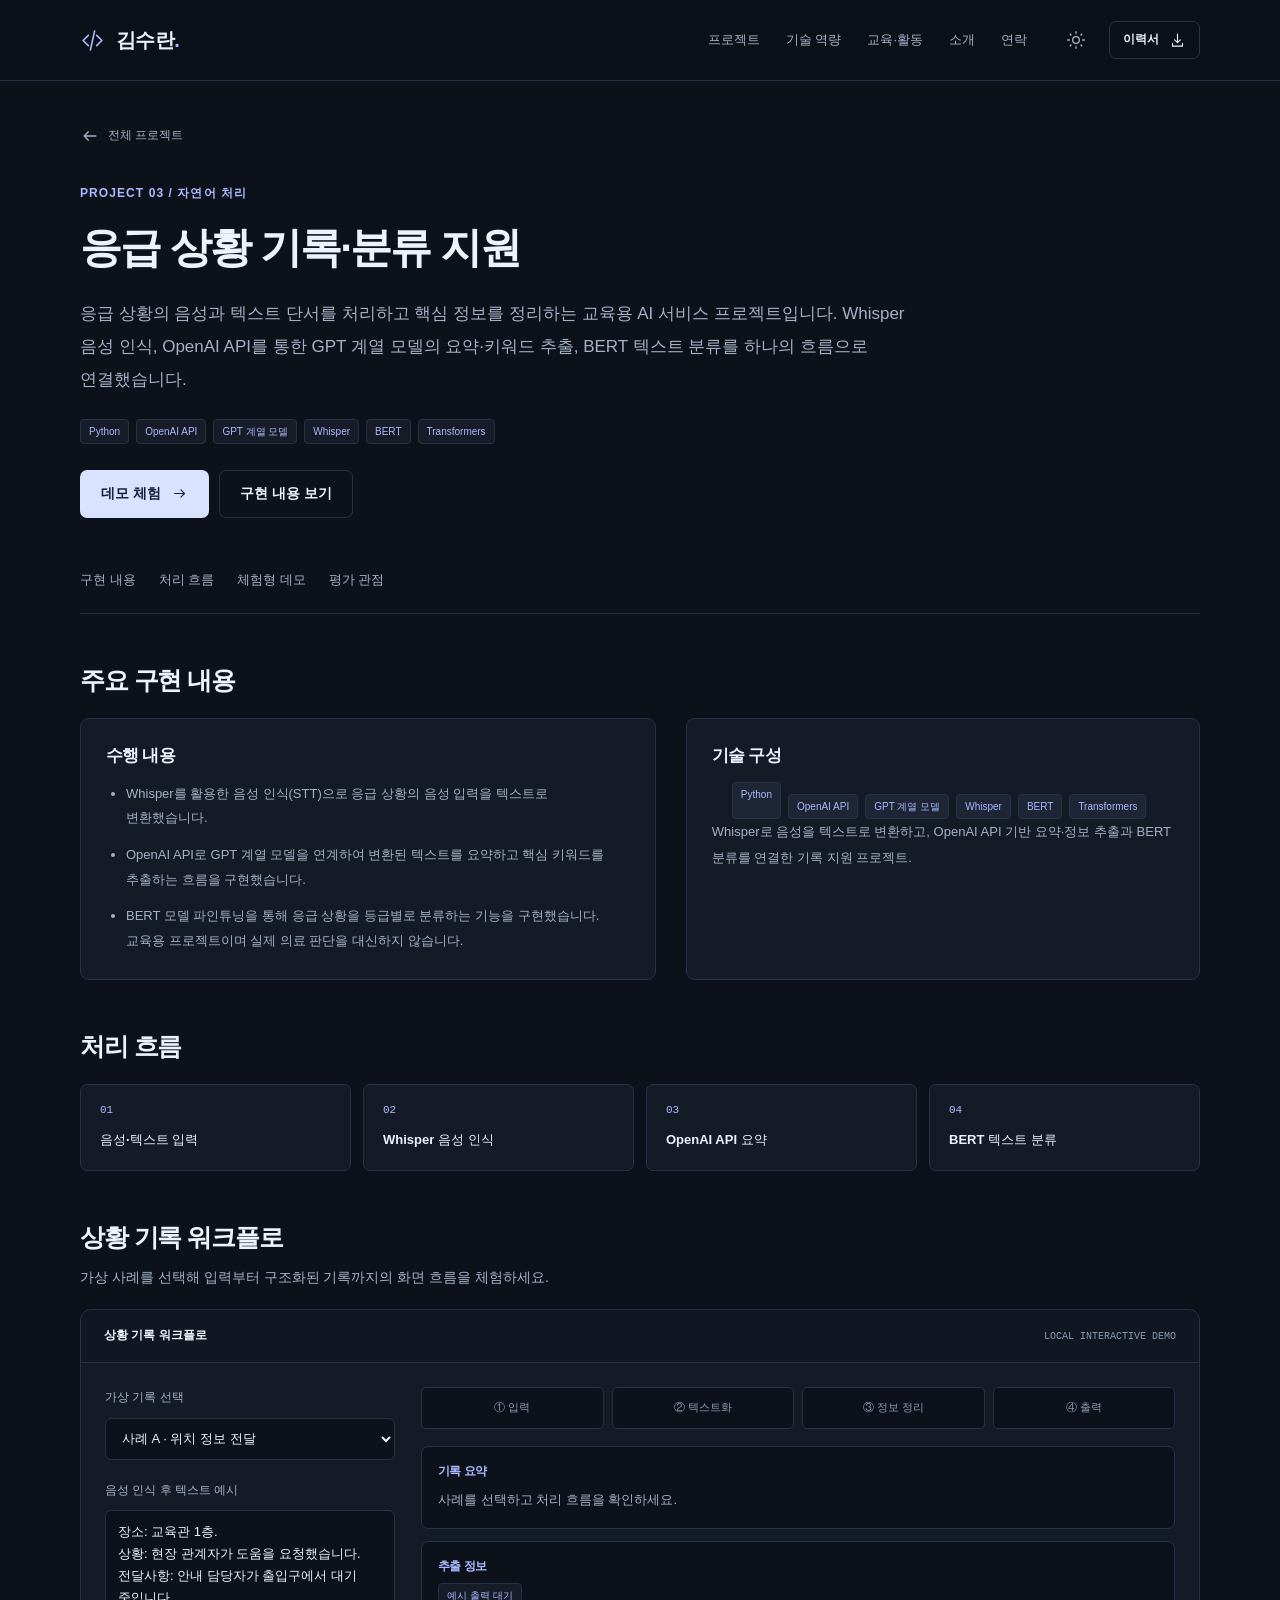
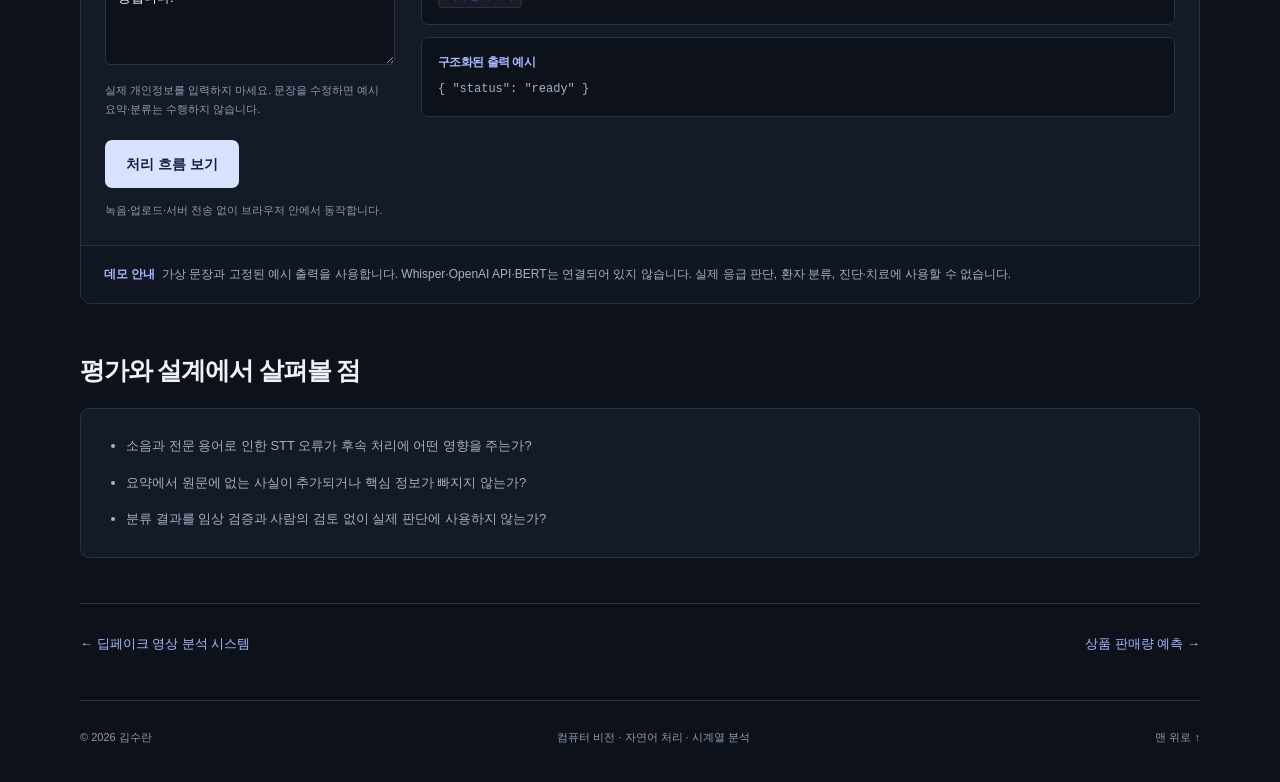
<file: projects/emergency-assistant.html>
<!doctype html><html lang="ko" data-theme="dark"><head>
<meta charset="utf-8"><meta name="viewport" content="width=device-width,initial-scale=1">
<title>응급 상황 기록·분류 지원 | 김수란</title><meta name="description" content="Whisper로 음성을 텍스트로 변환하고, OpenAI API 기반 요약·정보 추출과 BERT 분류를 연결한 기록 지원 프로젝트.">
<meta name="author" content="김수란"><meta name="color-scheme" content="dark light"><meta name="theme-color" content="#0d111a">
<meta property="og:type" content="website"><meta property="og:title" content="응급 상황 기록·분류 지원 | 김수란"><meta property="og:description" content="Whisper로 음성을 텍스트로 변환하고, OpenAI API 기반 요약·정보 추출과 BERT 분류를 연결한 기록 지원 프로젝트.">
<link rel="icon" href="../assets/favicon.svg" type="image/svg+xml">
<script>document.documentElement.classList.add('js');try{var t=localStorage.getItem('suran-theme');if(t==='light'||t==='dark')document.documentElement.dataset.theme=t;}catch(e){}</script>
<link rel="stylesheet" href="../assets/styles.css"><script defer src="../assets/config.js"></script><script defer src="../assets/app.js"></script>
<script defer src="../assets/demo-math.js"></script><script defer src="../assets/demos.js"></script>
</head><body id="top" data-project="emergency-assistant"><a class="skip" href="#main">본문으로 바로가기</a><header class="site-header"><div class="nav-inner container">
<a class="brand" href="../index.html#top" aria-label="김수란 홈페이지"><svg class="icon " aria-hidden="true" viewBox="0 0 24 24" fill="none" stroke="currentColor" stroke-width="1.6" stroke-linecap="round" stroke-linejoin="round"><path d="m8 7-5 5 5 5m8-10 5 5-5 5M14 3l-4 18"/></svg><b>김수란<span>.</span></b></a>
<nav class="site-nav" id="site-nav" aria-label="주요 메뉴"><a href="../index.html#projects">프로젝트</a><a href="../index.html#skills">기술 역량</a><a href="../index.html#experience">교육·활동</a><a href="../index.html#about">소개</a><a href="../index.html#contact">연락</a></nav>
<div class="nav-tools"><button class="icon-button theme-button" type="button" aria-label="밝은 테마로 전환"><svg class="icon sun" aria-hidden="true" viewBox="0 0 24 24" fill="none" stroke="currentColor" stroke-width="1.6" stroke-linecap="round" stroke-linejoin="round"><circle cx="12" cy="12" r="4"/><path d="M12 2v2m0 16v2M2 12h2m16 0h2M5 5l1 1m12 12 1 1M5 19l1-1M18 6l1-1"/></svg><svg class="icon moon" aria-hidden="true" viewBox="0 0 24 24" fill="none" stroke="currentColor" stroke-width="1.6" stroke-linecap="round" stroke-linejoin="round"><path d="M20.8 13a9 9 0 0 1-9.8-9.8A9 9 0 1 0 20.8 13Z"/></svg></button><a class="button small secondary" href="../assets/Kim-Suran-CV-KO.pdf" download>이력서 <svg class="icon " aria-hidden="true" viewBox="0 0 24 24" fill="none" stroke="currentColor" stroke-width="1.6" stroke-linecap="round" stroke-linejoin="round"><path d="M12 3v12m-4-4 4 4 4-4M5 16v4h14v-4"/></svg></a><button class="icon-button menu-button" type="button" aria-label="메뉴 열기" aria-expanded="false" aria-controls="site-nav"><svg class="icon " aria-hidden="true" viewBox="0 0 24 24" fill="none" stroke="currentColor" stroke-width="1.6" stroke-linecap="round" stroke-linejoin="round"><path d="M4 6h16M4 12h16M4 18h16"/></svg></button></div>
</div></header><main id="main" class="container"><section class="project-hero"><a class="back-link" href="../index.html#projects"><svg class="icon " aria-hidden="true" viewBox="0 0 24 24" fill="none" stroke="currentColor" stroke-width="1.6" stroke-linecap="round" stroke-linejoin="round"><path d="M19 12H5m5-5-5 5 5 5"/></svg> 전체 프로젝트</a><p class="eyebrow">PROJECT 03 / 자연어 처리</p><h1>응급 상황 기록·분류 지원</h1><p class="project-lead">응급 상황의 음성과 텍스트 단서를 처리하고 핵심 정보를 정리하는 교육용 AI 서비스 프로젝트입니다. Whisper 음성 인식, OpenAI API를 통한 GPT 계열 모델의 요약·키워드 추출, BERT 텍스트 분류를 하나의 흐름으로 연결했습니다.</p><ul class="tags" aria-label="사용 기술"><li>Python</li><li>OpenAI API</li><li>GPT 계열 모델</li><li>Whisper</li><li>BERT</li><li>Transformers</li></ul><div class="project-actions"><a class="button" href="#demo">데모 체험 <svg class="icon " aria-hidden="true" viewBox="0 0 24 24" fill="none" stroke="currentColor" stroke-width="1.6" stroke-linecap="round" stroke-linejoin="round"><path d="M5 12h14m-5-5 5 5-5 5"/></svg></a><a class="button secondary" href="#implementation">구현 내용 보기</a><a class="button secondary" data-repository href="#" target="_blank" rel="noopener noreferrer" hidden>소스 코드 <svg class="icon " aria-hidden="true" viewBox="0 0 24 24" fill="none" stroke="currentColor" stroke-width="1.6" stroke-linecap="round" stroke-linejoin="round"><path d="M9 19c-4 1-4-2-6-2m12 5v-4c0-1-.3-1.6-1-2 3-.3 6-1.4 6-6a5 5 0 0 0-1.4-3.5c.2-.8.3-2.1-.2-3.3 0 0-1.2-.4-3.6 1.3a12 12 0 0 0-6.6 0C5.8 2.8 4.6 3.2 4.6 3.2a5 5 0 0 0-.2 3.3A5 5 0 0 0 3 10c0 4.6 3 5.7 6 6-.7.4-1 1-1 2v4"/></svg></a><a class="button secondary" data-external-demo href="#" target="_blank" rel="noopener noreferrer" hidden>실제 서비스 <svg class="icon " aria-hidden="true" viewBox="0 0 24 24" fill="none" stroke="currentColor" stroke-width="1.6" stroke-linecap="round" stroke-linejoin="round"><path d="M7 17 17 7M7 7h10v10"/></svg></a></div><nav class="page-tabs" aria-label="프로젝트 목차"><a href="#implementation">구현 내용</a><a href="#architecture">처리 흐름</a><a href="#demo">체험형 데모</a><a href="#review">평가 관점</a></nav></section>
<section class="project-section" id="implementation"><h2>주요 구현 내용</h2><div class="two-col"><article class="panel"><h3>수행 내용</h3><ul><li>Whisper를 활용한 음성 인식(STT)으로 응급 상황의 음성 입력을 텍스트로 변환했습니다.</li><li>OpenAI API로 GPT 계열 모델을 연계하여 변환된 텍스트를 요약하고 핵심 키워드를 추출하는 흐름을 구현했습니다.</li><li>BERT 모델 파인튜닝을 통해 응급 상황을 등급별로 분류하는 기능을 구현했습니다. 교육용 프로젝트이며 실제 의료 판단을 대신하지 않습니다.</li></ul></article><aside class="panel"><h3>기술 구성</h3><ul class="tags" aria-label="사용 기술"><li>Python</li><li>OpenAI API</li><li>GPT 계열 모델</li><li>Whisper</li><li>BERT</li><li>Transformers</li></ul><p class="prose" style="font-size:13px">Whisper로 음성을 텍스트로 변환하고, OpenAI API 기반 요약·정보 추출과 BERT 분류를 연결한 기록 지원 프로젝트.</p></aside></div></section>
<section class="project-section" id="architecture"><h2>처리 흐름</h2><div class="pipeline"><div class="pipeline-step"><span>01</span><p>음성·텍스트 입력</p></div><div class="pipeline-step"><span>02</span><p>Whisper 음성 인식</p></div><div class="pipeline-step"><span>03</span><p>OpenAI API 요약</p></div><div class="pipeline-step"><span>04</span><p>BERT 텍스트 분류</p></div></div></section>
<section class="project-section" id="demo"><h2>상황 기록 워크플로</h2><p class="demo-intro">가상 사례를 선택해 입력부터 구조화된 기록까지의 화면 흐름을 체험하세요.</p><div class="demo-shell" data-demo="emergency-assistant"><div class="demo-bar"><strong>상황 기록 워크플로</strong><span>LOCAL INTERACTIVE DEMO</span></div><div class="demo-main"><div class="demo-grid"><div class="demo-controls"><div class="field"><label for="record-sample">가상 기록 선택</label><select id="record-sample"><option value="A">사례 A · 위치 정보 전달</option><option value="B">사례 B · 현장 정보 전달</option><option value="C">사례 C · 추가 정보 전달</option></select></div><div class="field wide"><label for="record-input">음성 인식 후 텍스트 예시</label><textarea id="record-input" rows="6" maxlength="2000" spellcheck="false"></textarea><small>실제 개인정보를 입력하지 마세요. 문장을 수정하면 예시 요약·분류는 수행하지 않습니다.</small></div><button type="button" class="button" id="record-run">처리 흐름 보기</button><p class="mini-caption">녹음·업로드·서버 전송 없이 브라우저 안에서 동작합니다.</p></div><div class="demo-view"><div class="steps-small" id="record-steps"><div>① 입력</div><div>② 텍스트화</div><div>③ 정보 정리</div><div>④ 출력</div></div><div class="output-grid"><div class="output-item"><h4>기록 요약</h4><p id="record-summary">사례를 선택하고 처리 흐름을 확인하세요.</p></div><div class="output-item"><h4>추출 정보</h4><ul class="tags" id="record-keywords"><li>예시 출력 대기</li></ul></div><div class="output-item"><h4>구조화된 출력 예시</h4><pre id="record-json">{ "status": "ready" }</pre></div></div><p class="status-message" id="record-status" role="status" aria-live="polite"></p></div></div></div><div class="demo-note"><strong>데모 안내</strong> &nbsp;가상 문장과 고정된 예시 출력을 사용합니다. Whisper·OpenAI API·BERT는 연결되어 있지 않습니다. 실제 응급 판단, 환자 분류, 진단·치료에 사용할 수 없습니다.</div></div><noscript><p class="noscript">데모를 사용하려면 브라우저에서 JavaScript를 활성화하세요.</p></noscript></section>
<section class="project-section" id="review"><h2>평가와 설계에서 살펴볼 점</h2><div class="panel"><ul><li>소음과 전문 용어로 인한 STT 오류가 후속 처리에 어떤 영향을 주는가?</li><li>요약에서 원문에 없는 사실이 추가되거나 핵심 정보가 빠지지 않는가?</li><li>분류 결과를 임상 검증과 사람의 검토 없이 실제 판단에 사용하지 않는가?</li></ul></div></section><nav class="next-project" aria-label="다른 프로젝트"><a href="deepfake-detection.html">← 딥페이크 영상 분석 시스템</a><a href="sales-forecasting.html">상품 판매량 예측 →</a></nav></main><footer class="footer container"><p>© <span data-year>2026</span> 김수란</p><p>컴퓨터 비전 · 자연어 처리 · 시계열 분석</p><a href="#top">맨 위로 ↑</a></footer><div id="toast" class="toast" role="status" aria-live="polite" hidden></div></body></html>
</file>
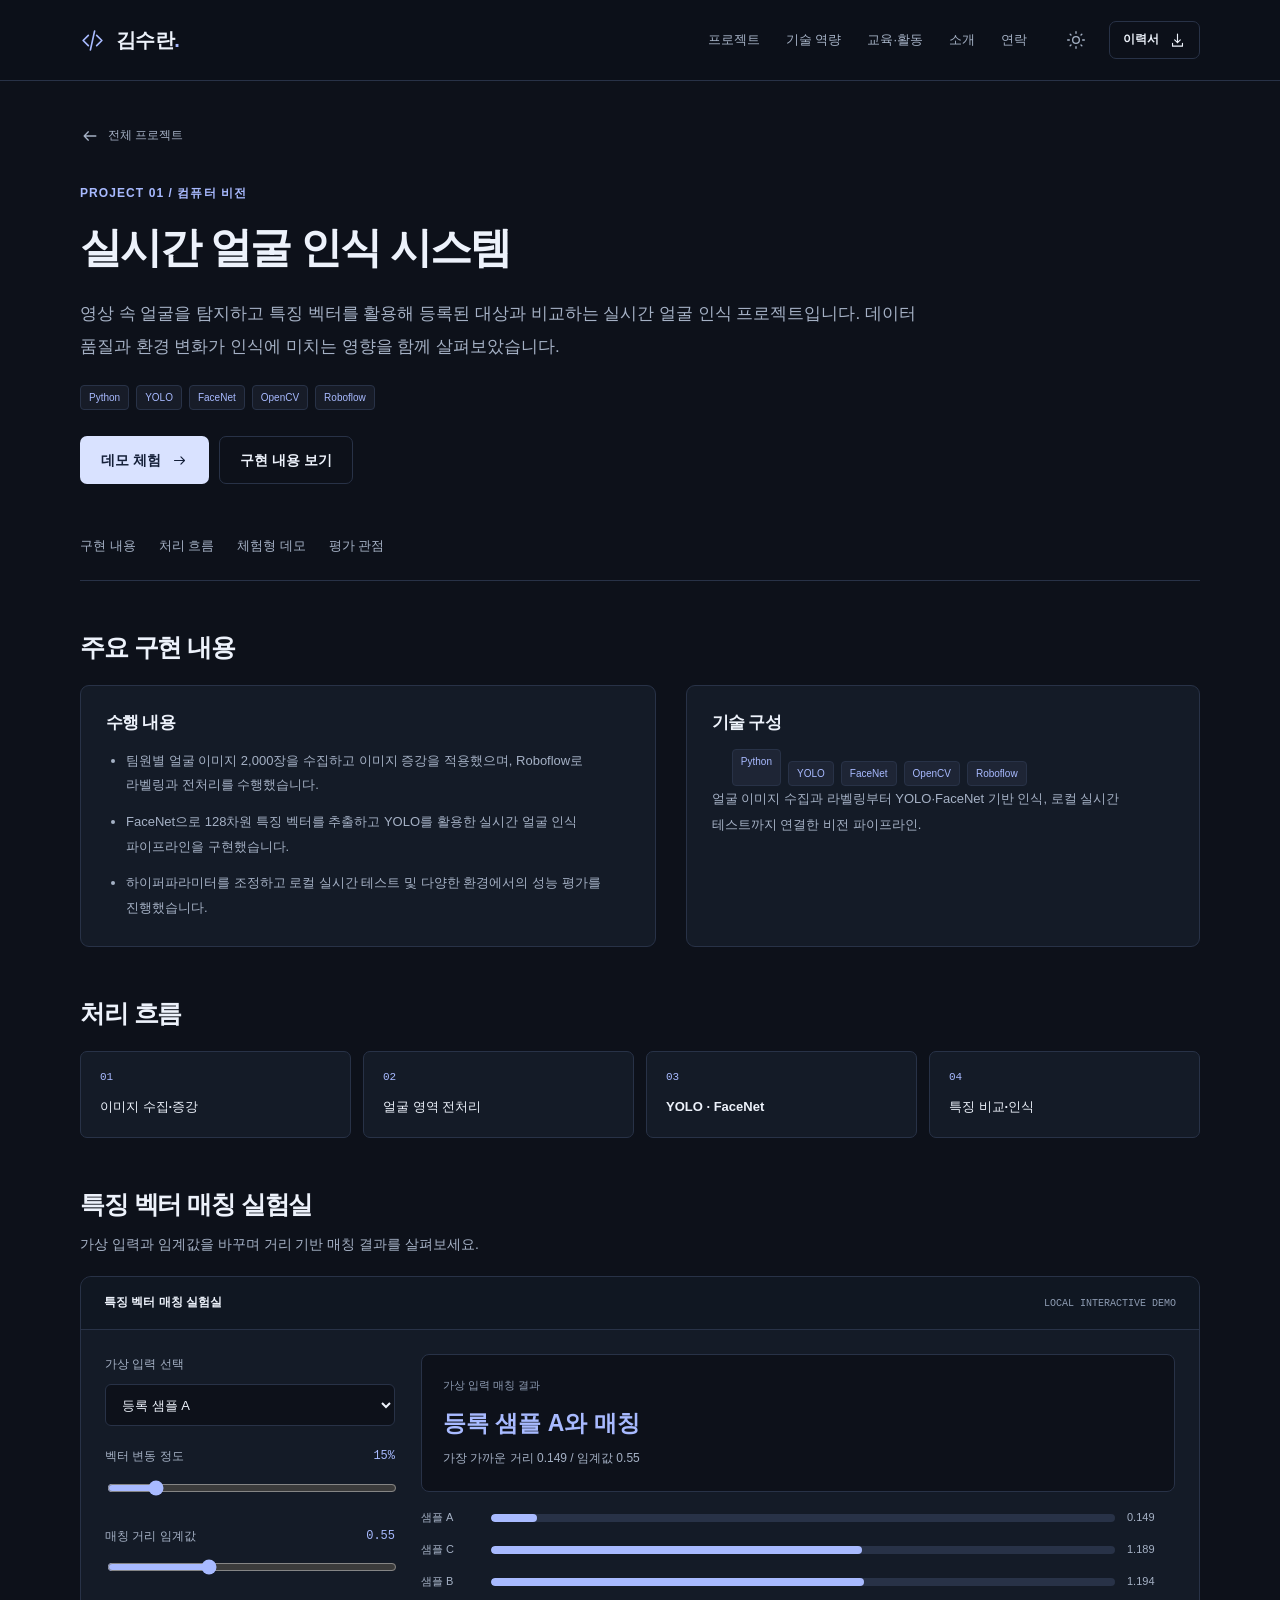
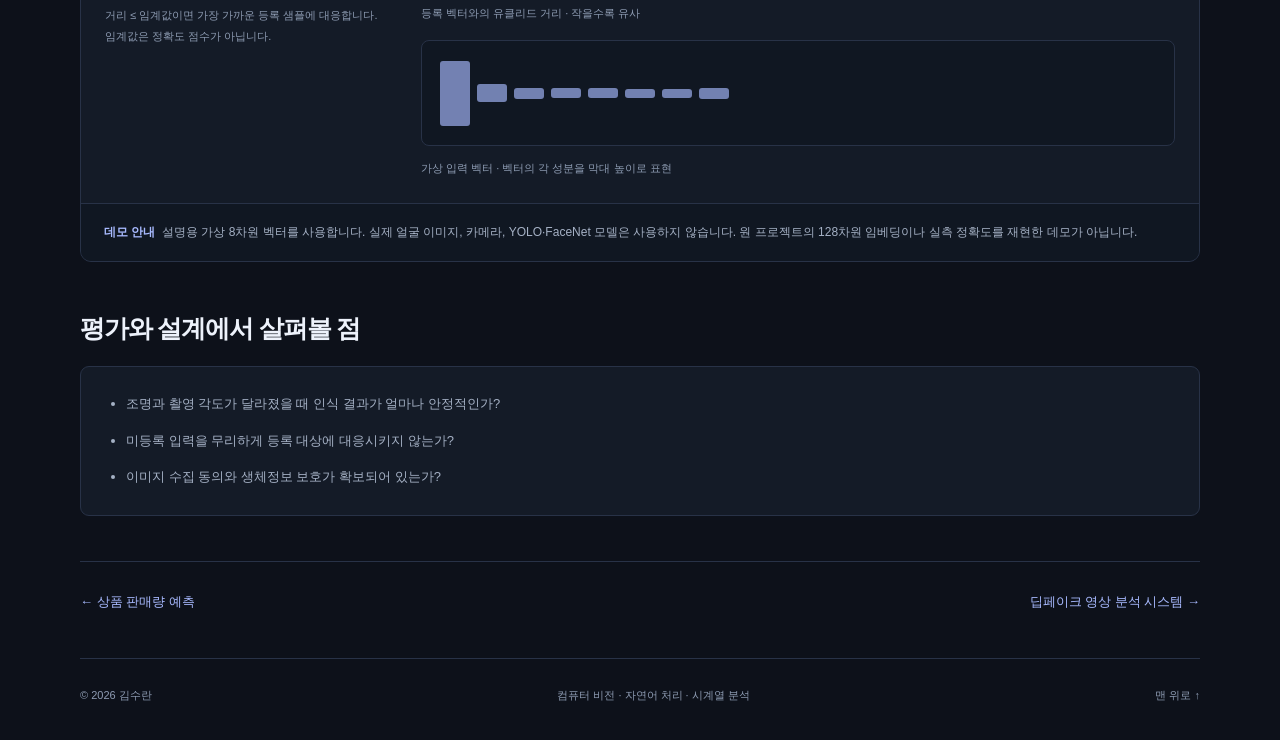
<file: projects/face-recognition.html>
<!doctype html><html lang="ko" data-theme="dark"><head>
<meta charset="utf-8"><meta name="viewport" content="width=device-width,initial-scale=1">
<title>실시간 얼굴 인식 시스템 | 김수란</title><meta name="description" content="얼굴 이미지 수집과 라벨링부터 YOLO·FaceNet 기반 인식, 로컬 실시간 테스트까지 연결한 비전 파이프라인.">
<meta name="author" content="김수란"><meta name="color-scheme" content="dark light"><meta name="theme-color" content="#0d111a">
<meta property="og:type" content="website"><meta property="og:title" content="실시간 얼굴 인식 시스템 | 김수란"><meta property="og:description" content="얼굴 이미지 수집과 라벨링부터 YOLO·FaceNet 기반 인식, 로컬 실시간 테스트까지 연결한 비전 파이프라인.">
<link rel="icon" href="../assets/favicon.svg" type="image/svg+xml">
<script>document.documentElement.classList.add('js');try{var t=localStorage.getItem('suran-theme');if(t==='light'||t==='dark')document.documentElement.dataset.theme=t;}catch(e){}</script>
<link rel="stylesheet" href="../assets/styles.css"><script defer src="../assets/config.js"></script><script defer src="../assets/app.js"></script>
<script defer src="../assets/demo-math.js"></script><script defer src="../assets/demos.js"></script>
</head><body id="top" data-project="face-recognition"><a class="skip" href="#main">본문으로 바로가기</a><header class="site-header"><div class="nav-inner container">
<a class="brand" href="../index.html#top" aria-label="김수란 홈페이지"><svg class="icon " aria-hidden="true" viewBox="0 0 24 24" fill="none" stroke="currentColor" stroke-width="1.6" stroke-linecap="round" stroke-linejoin="round"><path d="m8 7-5 5 5 5m8-10 5 5-5 5M14 3l-4 18"/></svg><b>김수란<span>.</span></b></a>
<nav class="site-nav" id="site-nav" aria-label="주요 메뉴"><a href="../index.html#projects">프로젝트</a><a href="../index.html#skills">기술 역량</a><a href="../index.html#experience">교육·활동</a><a href="../index.html#about">소개</a><a href="../index.html#contact">연락</a></nav>
<div class="nav-tools"><button class="icon-button theme-button" type="button" aria-label="밝은 테마로 전환"><svg class="icon sun" aria-hidden="true" viewBox="0 0 24 24" fill="none" stroke="currentColor" stroke-width="1.6" stroke-linecap="round" stroke-linejoin="round"><circle cx="12" cy="12" r="4"/><path d="M12 2v2m0 16v2M2 12h2m16 0h2M5 5l1 1m12 12 1 1M5 19l1-1M18 6l1-1"/></svg><svg class="icon moon" aria-hidden="true" viewBox="0 0 24 24" fill="none" stroke="currentColor" stroke-width="1.6" stroke-linecap="round" stroke-linejoin="round"><path d="M20.8 13a9 9 0 0 1-9.8-9.8A9 9 0 1 0 20.8 13Z"/></svg></button><a class="button small secondary" href="../assets/Kim-Suran-CV-KO.pdf" download>이력서 <svg class="icon " aria-hidden="true" viewBox="0 0 24 24" fill="none" stroke="currentColor" stroke-width="1.6" stroke-linecap="round" stroke-linejoin="round"><path d="M12 3v12m-4-4 4 4 4-4M5 16v4h14v-4"/></svg></a><button class="icon-button menu-button" type="button" aria-label="메뉴 열기" aria-expanded="false" aria-controls="site-nav"><svg class="icon " aria-hidden="true" viewBox="0 0 24 24" fill="none" stroke="currentColor" stroke-width="1.6" stroke-linecap="round" stroke-linejoin="round"><path d="M4 6h16M4 12h16M4 18h16"/></svg></button></div>
</div></header><main id="main" class="container"><section class="project-hero"><a class="back-link" href="../index.html#projects"><svg class="icon " aria-hidden="true" viewBox="0 0 24 24" fill="none" stroke="currentColor" stroke-width="1.6" stroke-linecap="round" stroke-linejoin="round"><path d="M19 12H5m5-5-5 5 5 5"/></svg> 전체 프로젝트</a><p class="eyebrow">PROJECT 01 / 컴퓨터 비전</p><h1>실시간 얼굴 인식 시스템</h1><p class="project-lead">영상 속 얼굴을 탐지하고 특징 벡터를 활용해 등록된 대상과 비교하는 실시간 얼굴 인식 프로젝트입니다. 데이터 품질과 환경 변화가 인식에 미치는 영향을 함께 살펴보았습니다.</p><ul class="tags" aria-label="사용 기술"><li>Python</li><li>YOLO</li><li>FaceNet</li><li>OpenCV</li><li>Roboflow</li></ul><div class="project-actions"><a class="button" href="#demo">데모 체험 <svg class="icon " aria-hidden="true" viewBox="0 0 24 24" fill="none" stroke="currentColor" stroke-width="1.6" stroke-linecap="round" stroke-linejoin="round"><path d="M5 12h14m-5-5 5 5-5 5"/></svg></a><a class="button secondary" href="#implementation">구현 내용 보기</a><a class="button secondary" data-repository href="#" target="_blank" rel="noopener noreferrer" hidden>소스 코드 <svg class="icon " aria-hidden="true" viewBox="0 0 24 24" fill="none" stroke="currentColor" stroke-width="1.6" stroke-linecap="round" stroke-linejoin="round"><path d="M9 19c-4 1-4-2-6-2m12 5v-4c0-1-.3-1.6-1-2 3-.3 6-1.4 6-6a5 5 0 0 0-1.4-3.5c.2-.8.3-2.1-.2-3.3 0 0-1.2-.4-3.6 1.3a12 12 0 0 0-6.6 0C5.8 2.8 4.6 3.2 4.6 3.2a5 5 0 0 0-.2 3.3A5 5 0 0 0 3 10c0 4.6 3 5.7 6 6-.7.4-1 1-1 2v4"/></svg></a><a class="button secondary" data-external-demo href="#" target="_blank" rel="noopener noreferrer" hidden>실제 서비스 <svg class="icon " aria-hidden="true" viewBox="0 0 24 24" fill="none" stroke="currentColor" stroke-width="1.6" stroke-linecap="round" stroke-linejoin="round"><path d="M7 17 17 7M7 7h10v10"/></svg></a></div><nav class="page-tabs" aria-label="프로젝트 목차"><a href="#implementation">구현 내용</a><a href="#architecture">처리 흐름</a><a href="#demo">체험형 데모</a><a href="#review">평가 관점</a></nav></section>
<section class="project-section" id="implementation"><h2>주요 구현 내용</h2><div class="two-col"><article class="panel"><h3>수행 내용</h3><ul><li>팀원별 얼굴 이미지 2,000장을 수집하고 이미지 증강을 적용했으며, Roboflow로 라벨링과 전처리를 수행했습니다.</li><li>FaceNet으로 128차원 특징 벡터를 추출하고 YOLO를 활용한 실시간 얼굴 인식 파이프라인을 구현했습니다.</li><li>하이퍼파라미터를 조정하고 로컬 실시간 테스트 및 다양한 환경에서의 성능 평가를 진행했습니다.</li></ul></article><aside class="panel"><h3>기술 구성</h3><ul class="tags" aria-label="사용 기술"><li>Python</li><li>YOLO</li><li>FaceNet</li><li>OpenCV</li><li>Roboflow</li></ul><p class="prose" style="font-size:13px">얼굴 이미지 수집과 라벨링부터 YOLO·FaceNet 기반 인식, 로컬 실시간 테스트까지 연결한 비전 파이프라인.</p></aside></div></section>
<section class="project-section" id="architecture"><h2>처리 흐름</h2><div class="pipeline"><div class="pipeline-step"><span>01</span><p>이미지 수집·증강</p></div><div class="pipeline-step"><span>02</span><p>얼굴 영역 전처리</p></div><div class="pipeline-step"><span>03</span><p>YOLO · FaceNet</p></div><div class="pipeline-step"><span>04</span><p>특징 비교·인식</p></div></div></section>
<section class="project-section" id="demo"><h2>특징 벡터 매칭 실험실</h2><p class="demo-intro">가상 입력과 임계값을 바꾸며 거리 기반 매칭 결과를 살펴보세요.</p><div class="demo-shell" data-demo="face-recognition"><div class="demo-bar"><strong>특징 벡터 매칭 실험실</strong><span>LOCAL INTERACTIVE DEMO</span></div><div class="demo-main"><div class="demo-grid"><div class="demo-controls"><div class="field"><label for="face-sample">가상 입력 선택</label><select id="face-sample"><option value="A">등록 샘플 A</option><option value="B">등록 샘플 B</option><option value="unknown">미등록 샘플</option></select></div><div class="field"><label for="face-noise">벡터 변동 정도<output id="face-noise-value" for="face-noise">15</output></label><input id="face-noise" type="range" min="0" max="100" step="1" value="15"></div><div class="field"><label for="face-threshold">매칭 거리 임계값<output id="face-threshold-value" for="face-threshold">0.55</output></label><input id="face-threshold" type="range" min="0.05" max="1.5" step="0.05" value="0.55"></div><p class="mini-caption">거리 ≤ 임계값이면 가장 가까운 등록 샘플에 대응합니다. 임계값은 정확도 점수가 아닙니다.</p></div><div class="demo-view"><div class="result-card" role="status" aria-live="polite"><small>가상 입력 매칭 결과</small><strong id="face-result">데모 준비 중</strong><p id="face-result-detail"></p></div><div class="distance-bars" id="face-distances"></div><p class="mini-caption">등록 벡터와의 유클리드 거리 · 작을수록 유사</p><div class="vector-box" id="face-vector" aria-label="정규화된 가상 8차원 특징 벡터"></div><p class="mini-caption">가상 입력 벡터 · 벡터의 각 성분을 막대 높이로 표현</p></div></div></div><div class="demo-note"><strong>데모 안내</strong> &nbsp;설명용 가상 8차원 벡터를 사용합니다. 실제 얼굴 이미지, 카메라, YOLO·FaceNet 모델은 사용하지 않습니다. 원 프로젝트의 128차원 임베딩이나 실측 정확도를 재현한 데모가 아닙니다.</div></div><noscript><p class="noscript">데모를 사용하려면 브라우저에서 JavaScript를 활성화하세요.</p></noscript></section>
<section class="project-section" id="review"><h2>평가와 설계에서 살펴볼 점</h2><div class="panel"><ul><li>조명과 촬영 각도가 달라졌을 때 인식 결과가 얼마나 안정적인가?</li><li>미등록 입력을 무리하게 등록 대상에 대응시키지 않는가?</li><li>이미지 수집 동의와 생체정보 보호가 확보되어 있는가?</li></ul></div></section><nav class="next-project" aria-label="다른 프로젝트"><a href="sales-forecasting.html">← 상품 판매량 예측</a><a href="deepfake-detection.html">딥페이크 영상 분석 시스템 →</a></nav></main><footer class="footer container"><p>© <span data-year>2026</span> 김수란</p><p>컴퓨터 비전 · 자연어 처리 · 시계열 분석</p><a href="#top">맨 위로 ↑</a></footer><div id="toast" class="toast" role="status" aria-live="polite" hidden></div></body></html>
</file>
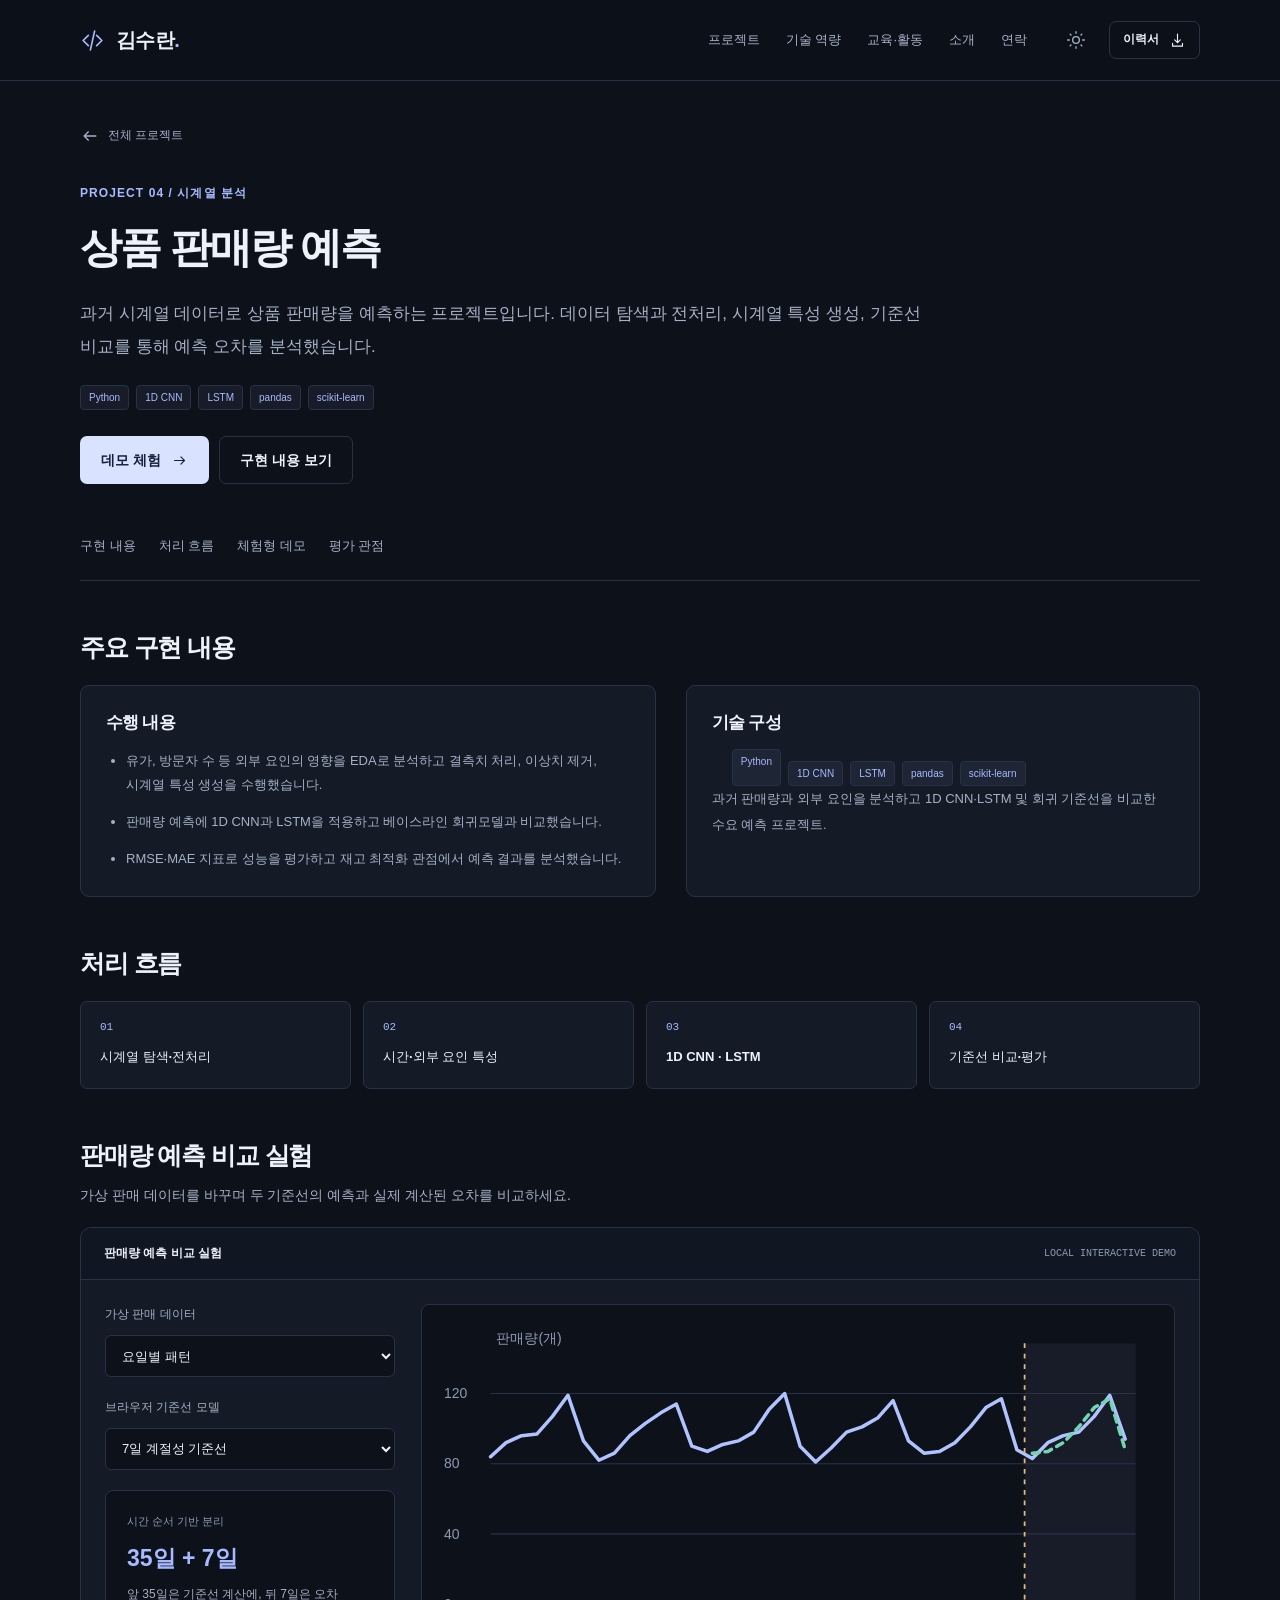
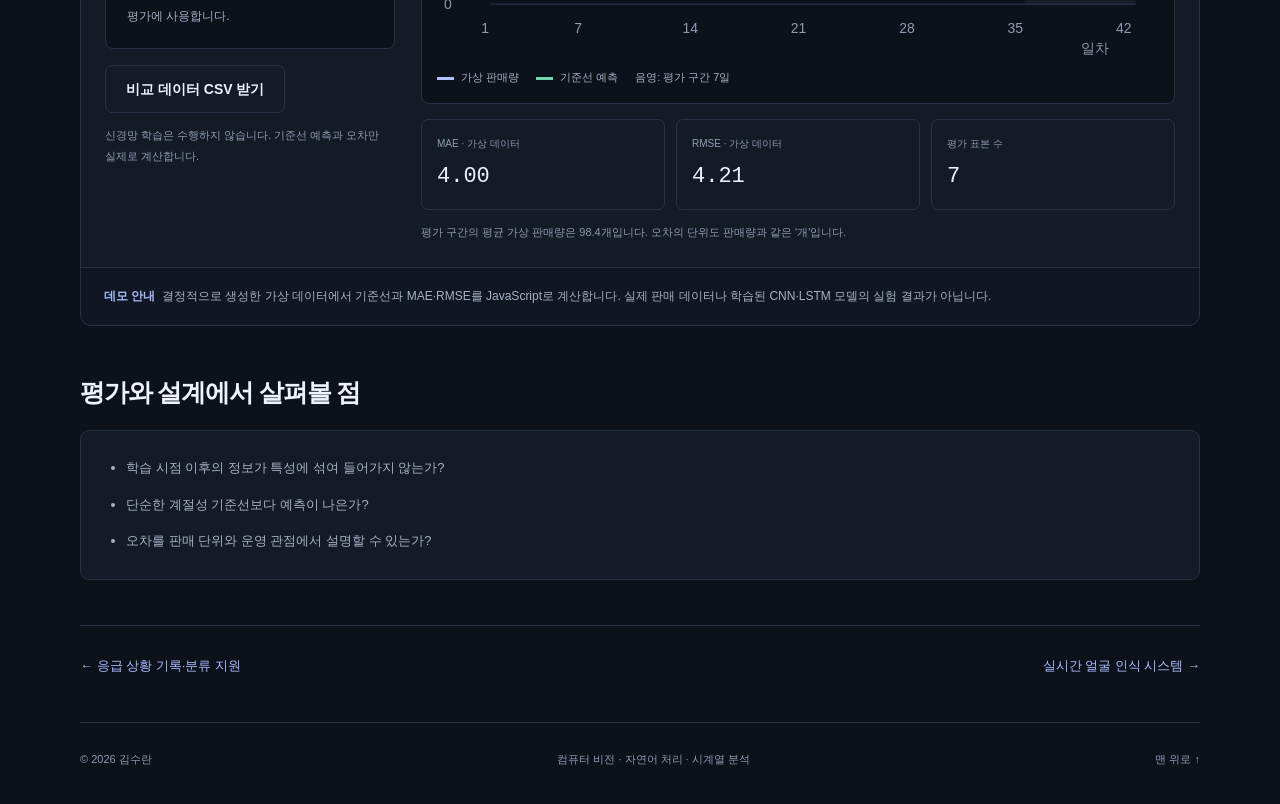
<file: projects/sales-forecasting.html>
<!doctype html><html lang="ko" data-theme="dark"><head>
<meta charset="utf-8"><meta name="viewport" content="width=device-width,initial-scale=1">
<title>상품 판매량 예측 | 김수란</title><meta name="description" content="과거 판매량과 외부 요인을 분석하고 1D CNN·LSTM 및 회귀 기준선을 비교한 수요 예측 프로젝트.">
<meta name="author" content="김수란"><meta name="color-scheme" content="dark light"><meta name="theme-color" content="#0d111a">
<meta property="og:type" content="website"><meta property="og:title" content="상품 판매량 예측 | 김수란"><meta property="og:description" content="과거 판매량과 외부 요인을 분석하고 1D CNN·LSTM 및 회귀 기준선을 비교한 수요 예측 프로젝트.">
<link rel="icon" href="../assets/favicon.svg" type="image/svg+xml">
<script>document.documentElement.classList.add('js');try{var t=localStorage.getItem('suran-theme');if(t==='light'||t==='dark')document.documentElement.dataset.theme=t;}catch(e){}</script>
<link rel="stylesheet" href="../assets/styles.css"><script defer src="../assets/config.js"></script><script defer src="../assets/app.js"></script>
<script defer src="../assets/demo-math.js"></script><script defer src="../assets/demos.js"></script>
</head><body id="top" data-project="sales-forecasting"><a class="skip" href="#main">본문으로 바로가기</a><header class="site-header"><div class="nav-inner container">
<a class="brand" href="../index.html#top" aria-label="김수란 홈페이지"><svg class="icon " aria-hidden="true" viewBox="0 0 24 24" fill="none" stroke="currentColor" stroke-width="1.6" stroke-linecap="round" stroke-linejoin="round"><path d="m8 7-5 5 5 5m8-10 5 5-5 5M14 3l-4 18"/></svg><b>김수란<span>.</span></b></a>
<nav class="site-nav" id="site-nav" aria-label="주요 메뉴"><a href="../index.html#projects">프로젝트</a><a href="../index.html#skills">기술 역량</a><a href="../index.html#experience">교육·활동</a><a href="../index.html#about">소개</a><a href="../index.html#contact">연락</a></nav>
<div class="nav-tools"><button class="icon-button theme-button" type="button" aria-label="밝은 테마로 전환"><svg class="icon sun" aria-hidden="true" viewBox="0 0 24 24" fill="none" stroke="currentColor" stroke-width="1.6" stroke-linecap="round" stroke-linejoin="round"><circle cx="12" cy="12" r="4"/><path d="M12 2v2m0 16v2M2 12h2m16 0h2M5 5l1 1m12 12 1 1M5 19l1-1M18 6l1-1"/></svg><svg class="icon moon" aria-hidden="true" viewBox="0 0 24 24" fill="none" stroke="currentColor" stroke-width="1.6" stroke-linecap="round" stroke-linejoin="round"><path d="M20.8 13a9 9 0 0 1-9.8-9.8A9 9 0 1 0 20.8 13Z"/></svg></button><a class="button small secondary" href="../assets/Kim-Suran-CV-KO.pdf" download>이력서 <svg class="icon " aria-hidden="true" viewBox="0 0 24 24" fill="none" stroke="currentColor" stroke-width="1.6" stroke-linecap="round" stroke-linejoin="round"><path d="M12 3v12m-4-4 4 4 4-4M5 16v4h14v-4"/></svg></a><button class="icon-button menu-button" type="button" aria-label="메뉴 열기" aria-expanded="false" aria-controls="site-nav"><svg class="icon " aria-hidden="true" viewBox="0 0 24 24" fill="none" stroke="currentColor" stroke-width="1.6" stroke-linecap="round" stroke-linejoin="round"><path d="M4 6h16M4 12h16M4 18h16"/></svg></button></div>
</div></header><main id="main" class="container"><section class="project-hero"><a class="back-link" href="../index.html#projects"><svg class="icon " aria-hidden="true" viewBox="0 0 24 24" fill="none" stroke="currentColor" stroke-width="1.6" stroke-linecap="round" stroke-linejoin="round"><path d="M19 12H5m5-5-5 5 5 5"/></svg> 전체 프로젝트</a><p class="eyebrow">PROJECT 04 / 시계열 분석</p><h1>상품 판매량 예측</h1><p class="project-lead">과거 시계열 데이터로 상품 판매량을 예측하는 프로젝트입니다. 데이터 탐색과 전처리, 시계열 특성 생성, 기준선 비교를 통해 예측 오차를 분석했습니다.</p><ul class="tags" aria-label="사용 기술"><li>Python</li><li>1D CNN</li><li>LSTM</li><li>pandas</li><li>scikit-learn</li></ul><div class="project-actions"><a class="button" href="#demo">데모 체험 <svg class="icon " aria-hidden="true" viewBox="0 0 24 24" fill="none" stroke="currentColor" stroke-width="1.6" stroke-linecap="round" stroke-linejoin="round"><path d="M5 12h14m-5-5 5 5-5 5"/></svg></a><a class="button secondary" href="#implementation">구현 내용 보기</a><a class="button secondary" data-repository href="#" target="_blank" rel="noopener noreferrer" hidden>소스 코드 <svg class="icon " aria-hidden="true" viewBox="0 0 24 24" fill="none" stroke="currentColor" stroke-width="1.6" stroke-linecap="round" stroke-linejoin="round"><path d="M9 19c-4 1-4-2-6-2m12 5v-4c0-1-.3-1.6-1-2 3-.3 6-1.4 6-6a5 5 0 0 0-1.4-3.5c.2-.8.3-2.1-.2-3.3 0 0-1.2-.4-3.6 1.3a12 12 0 0 0-6.6 0C5.8 2.8 4.6 3.2 4.6 3.2a5 5 0 0 0-.2 3.3A5 5 0 0 0 3 10c0 4.6 3 5.7 6 6-.7.4-1 1-1 2v4"/></svg></a><a class="button secondary" data-external-demo href="#" target="_blank" rel="noopener noreferrer" hidden>실제 서비스 <svg class="icon " aria-hidden="true" viewBox="0 0 24 24" fill="none" stroke="currentColor" stroke-width="1.6" stroke-linecap="round" stroke-linejoin="round"><path d="M7 17 17 7M7 7h10v10"/></svg></a></div><nav class="page-tabs" aria-label="프로젝트 목차"><a href="#implementation">구현 내용</a><a href="#architecture">처리 흐름</a><a href="#demo">체험형 데모</a><a href="#review">평가 관점</a></nav></section>
<section class="project-section" id="implementation"><h2>주요 구현 내용</h2><div class="two-col"><article class="panel"><h3>수행 내용</h3><ul><li>유가, 방문자 수 등 외부 요인의 영향을 EDA로 분석하고 결측치 처리, 이상치 제거, 시계열 특성 생성을 수행했습니다.</li><li>판매량 예측에 1D CNN과 LSTM을 적용하고 베이스라인 회귀모델과 비교했습니다.</li><li>RMSE·MAE 지표로 성능을 평가하고 재고 최적화 관점에서 예측 결과를 분석했습니다.</li></ul></article><aside class="panel"><h3>기술 구성</h3><ul class="tags" aria-label="사용 기술"><li>Python</li><li>1D CNN</li><li>LSTM</li><li>pandas</li><li>scikit-learn</li></ul><p class="prose" style="font-size:13px">과거 판매량과 외부 요인을 분석하고 1D CNN·LSTM 및 회귀 기준선을 비교한 수요 예측 프로젝트.</p></aside></div></section>
<section class="project-section" id="architecture"><h2>처리 흐름</h2><div class="pipeline"><div class="pipeline-step"><span>01</span><p>시계열 탐색·전처리</p></div><div class="pipeline-step"><span>02</span><p>시간·외부 요인 특성</p></div><div class="pipeline-step"><span>03</span><p>1D CNN · LSTM</p></div><div class="pipeline-step"><span>04</span><p>기준선 비교·평가</p></div></div></section>
<section class="project-section" id="demo"><h2>판매량 예측 비교 실험</h2><p class="demo-intro">가상 판매 데이터를 바꾸며 두 기준선의 예측과 실제 계산된 오차를 비교하세요.</p><div class="demo-shell" data-demo="sales-forecasting"><div class="demo-bar"><strong>판매량 예측 비교 실험</strong><span>LOCAL INTERACTIVE DEMO</span></div><div class="demo-main"><div class="demo-grid"><div class="demo-controls"><div class="field"><label for="sales-scenario">가상 판매 데이터</label><select id="sales-scenario"><option value="seasonal">요일별 패턴</option><option value="trend">완만한 상승 추세</option><option value="volatile">변동성이 큰 패턴</option></select></div><div class="field"><label for="sales-model">브라우저 기준선 모델</label><select id="sales-model"><option value="seasonal">7일 계절성 기준선</option><option value="mean">최근 7일 평균 기준선</option></select></div><div class="result-card"><small>시간 순서 기반 분리</small><strong>35일 + 7일</strong><p>앞 35일은 기준선 계산에, 뒤 7일은 오차 평가에 사용합니다.</p></div><button type="button" class="button secondary" id="sales-download">비교 데이터 CSV 받기</button><p class="mini-caption">신경망 학습은 수행하지 않습니다. 기준선 예측과 오차만 실제로 계산합니다.</p></div><div class="demo-view"><div class="chart-wrap"><svg class="chart" id="sales-chart" viewBox="0 0 620 290" role="img" aria-label="42일 가상 판매량 및 마지막 7일의 기준선 예측"></svg><div class="chart-legend"><span><i></i>가상 판매량</span><span class="legend-secondary"><i></i>기준선 예측</span><span>음영: 평가 구간 7일</span></div></div><div class="metric-grid"><div class="metric"><small>MAE · 가상 데이터</small><strong id="sales-mae">—</strong></div><div class="metric"><small>RMSE · 가상 데이터</small><strong id="sales-rmse">—</strong></div><div class="metric"><small>평가 표본 수</small><strong>7</strong></div></div><p class="mini-caption" id="sales-caption"></p></div></div></div><div class="demo-note"><strong>데모 안내</strong> &nbsp;결정적으로 생성한 가상 데이터에서 기준선과 MAE·RMSE를 JavaScript로 계산합니다. 실제 판매 데이터나 학습된 CNN·LSTM 모델의 실험 결과가 아닙니다.</div></div><noscript><p class="noscript">데모를 사용하려면 브라우저에서 JavaScript를 활성화하세요.</p></noscript></section>
<section class="project-section" id="review"><h2>평가와 설계에서 살펴볼 점</h2><div class="panel"><ul><li>학습 시점 이후의 정보가 특성에 섞여 들어가지 않는가?</li><li>단순한 계절성 기준선보다 예측이 나은가?</li><li>오차를 판매 단위와 운영 관점에서 설명할 수 있는가?</li></ul></div></section><nav class="next-project" aria-label="다른 프로젝트"><a href="emergency-assistant.html">← 응급 상황 기록·분류 지원</a><a href="face-recognition.html">실시간 얼굴 인식 시스템 →</a></nav></main><footer class="footer container"><p>© <span data-year>2026</span> 김수란</p><p>컴퓨터 비전 · 자연어 처리 · 시계열 분석</p><a href="#top">맨 위로 ↑</a></footer><div id="toast" class="toast" role="status" aria-live="polite" hidden></div></body></html>
</file>
<file: assets/styles.css>
/* 김수란 | 한국어 AI 엔지니어 포트폴리오. 외부 폰트·프레임워크 없음. */
:root{--bg:#0d111a;--surface:#141b27;--soft:#101722;--hover:#192231;--text:#edf2fb;--muted:#a5b1c5;--subtle:#8d9bb2;--line:#283247;--accent:#a8baff;--tint:#a8baff10;--btn:#d9e2ff;--btntext:#152039;--header:#0d111af2;--good:#7bd7bd;--plot:#b0c3ff;--plot2:#72d6b2;--warn:#e7b87e;color-scheme:dark}
:root[data-theme=light]{--bg:#f8faff;--surface:#fff;--soft:#f0f4fa;--hover:#f4f6fc;--text:#1b2840;--muted:#52617b;--subtle:#61708a;--line:#d9e1ed;--accent:#3d54ad;--tint:#3d54ad0a;--btn:#314897;--btntext:#fff;--header:#f8fafff5;--good:#176e58;--plot:#415daf;--plot2:#25826a;--warn:#93612a;color-scheme:light}
*{box-sizing:border-box}html{scroll-behavior:smooth;scroll-padding-top:100px}body{margin:0;background:var(--bg);color:var(--text);font:16px/1.8 -apple-system,BlinkMacSystemFont,'Apple SD Gothic Neo','Malgun Gothic','Noto Sans CJK KR',sans-serif;-webkit-font-smoothing:antialiased;word-break:keep-all;overflow-wrap:break-word}a{color:inherit;text-decoration:none}button,input,select,textarea{font:inherit}button,a,summary{touch-action:manipulation}button{cursor:pointer;color:inherit}h1,h2,h3,h4,p{margin:0}h1,h2,h3,h4{line-height:1.4;letter-spacing:-.045em}button{border:0}svg{display:block;max-width:100%}[hidden]{display:none!important}::selection{background:#8fa7ef55}:focus-visible{outline:2px solid var(--accent);outline-offset:5px}.container{width:min(1120px,calc(100% - 96px));margin-inline:auto}.skip{position:fixed;z-index:100;top:10px;left:10px;transform:translateY(-180%);padding:10px 20px;background:var(--btn);color:var(--btntext);border-radius:8px}.skip:focus{transform:none}.icon{width:20px;height:20px;flex-shrink:0}.site-header{position:sticky;top:0;z-index:30;background:var(--header);border-bottom:1px solid var(--line);backdrop-filter:blur(14px)}.nav-inner{height:80px;display:flex;gap:28px;align-items:center}.brand{font-size:20px;font-weight:750;letter-spacing:-.03em;white-space:nowrap;display:flex;gap:11px;align-items:center}.brand span,.brand .icon{color:var(--accent)}.brand .icon{width:25px;height:25px}.site-nav{display:flex;align-items:center;gap:26px;margin-left:auto}.site-nav a{font-size:13px;color:var(--muted);white-space:nowrap}.site-nav a:hover,.site-nav a.active{color:var(--accent)}.nav-tools{display:flex;gap:12px;align-items:center}.icon-button{width:42px;height:42px;border-radius:7px;border:1px solid transparent;display:inline-flex;align-items:center;justify-content:center;background:transparent;color:var(--muted)}.icon-button:hover{background:var(--soft);border-color:var(--line);color:var(--accent)}.theme-button .moon{display:none}:root[data-theme=light] .sun{display:none}:root[data-theme=light] .theme-button .moon{display:block}.menu-button{display:none}.button{display:inline-flex;align-items:center;justify-content:center;gap:10px;min-height:48px;padding:10px 20px;background:var(--btn);color:var(--btntext);border:1px solid transparent;border-radius:7px;font-size:14px;font-weight:650;line-height:1.65;transition:background .15s,transform .15s}.button:hover{transform:translateY(-2px)}.button.secondary{background:transparent;border-color:var(--line);color:var(--text)}.button.secondary:hover{background:var(--hover)}.button.small{min-height:38px;padding:7px 13px;font-size:12px}.button .icon{width:17px;height:17px}.eyebrow{font-size:12px;font-weight:600;letter-spacing:.09em;color:var(--accent);margin-bottom:14px}.muted{color:var(--muted)}.hero{padding-top:80px}.hero-grid{display:grid;grid-template-columns:minmax(0,1fr) 276px;gap:90px;align-items:center}.hero h1{font-size:68px;line-height:1.2;font-weight:780;letter-spacing:-.05em}.hero h1 span{color:var(--accent)}.hero h2{font-size:30px;color:var(--muted);font-weight:550;margin-top:16px}.hero-lead{font-size:19px;line-height:1.9;color:var(--muted);margin-top:25px;max-width:615px}.hero-actions{display:flex;flex-wrap:wrap;gap:12px;margin-top:29px}.hero-links{display:flex;flex-wrap:wrap;gap:22px;margin-top:23px;font-size:13px;color:var(--muted)}.hero-links a{display:flex;gap:8px;align-items:center}.hero-links a:hover{color:var(--accent)}.portrait{margin:0;position:relative}.portrait-frame{position:relative;border:1px solid var(--line);padding:10px;background:var(--surface);border-radius:13px}.portrait img{display:block;width:100%;height:auto;aspect-ratio:4/5;object-fit:cover;border-radius:6px}.portrait-caption{display:flex;justify-content:space-between;margin:13px 1px 0;font-size:11px;color:var(--subtle);letter-spacing:.02em}.portrait-caption span:first-child{color:var(--accent)}.hero-foot{display:flex;justify-content:space-between;gap:20px;flex-wrap:wrap;align-items:center;border-bottom:1px solid var(--line);padding-bottom:28px;margin-top:61px}.stack-inline{display:flex;flex-wrap:wrap;gap:28px;font-size:12px;color:var(--muted)}.stack-inline span{display:flex;align-items:center;gap:8px}.stack-inline b{font:11px ui-monospace,monospace;border:1px solid var(--line);border-radius:4px;padding:2px 5px;color:var(--accent)}.hero-foot p{font-size:12px;color:var(--subtle)}.section{padding-top:80px}.section-head{display:flex;justify-content:space-between;gap:25px;align-items:flex-end;margin-bottom:30px}.section-head .eyebrow{margin-bottom:7px}.section-head h2{font-size:32px}.section-head>p{font-size:13px;line-height:1.9;color:var(--muted);max-width:330px}.filters{display:flex;flex-wrap:wrap;gap:9px;margin-bottom:24px}.filter{min-height:37px;background:transparent;border:1px solid var(--line);border-radius:5px;padding:6px 15px;font-size:12px;color:var(--muted)}.filter[aria-pressed=true]{background:var(--btn);color:var(--btntext);border-color:var(--btn)}.project-grid{display:grid;grid-template-columns:1fr 1fr;gap:22px}.project-card{min-width:0;background:var(--surface);border:1px solid var(--line);border-radius:11px;display:flex;flex-direction:column;overflow:hidden;transition:background .2s,border-color .2s}.project-card:hover{border-color:var(--accent);background:var(--hover)}.card-visual{height:155px;border-bottom:1px solid var(--line);background:var(--soft);position:relative;display:flex;align-items:center;justify-content:center;overflow:hidden;padding:22px 35px}.visual-grid{background-image:linear-gradient(var(--line) 1px,transparent 1px),linear-gradient(90deg,var(--line) 1px,transparent 1px);background-size:26px 26px;background-position:center}.visual-grid:before{content:'';position:absolute;inset:0;background:linear-gradient(90deg,var(--soft),transparent 32%,transparent 68%,var(--soft))}.visual-tag{position:absolute;top:12px;left:18px;color:var(--subtle);font:10px ui-monospace,monospace;letter-spacing:.04em}.visual-face{width:80px;height:92px;border:1px solid var(--accent);border-radius:12px;position:relative;display:flex;align-items:center;justify-content:center;background:var(--surface)}.visual-face .icon{width:48px;height:48px;stroke-width:1.2;color:var(--accent)}.visual-vector{margin-left:32px;display:flex;gap:7px;align-items:center;height:70px;z-index:1}.visual-vector i{display:block;width:8px;border-radius:3px;background:var(--accent);opacity:.65}.visual-frame-row{display:flex;gap:12px;z-index:1}.mini-frame{width:62px;height:80px;border:1px solid var(--line);background:var(--surface);border-radius:6px;display:flex;align-items:center;justify-content:center;position:relative}.mini-frame:nth-child(3){border-color:var(--accent)}.mini-frame .icon{color:var(--subtle);width:29px;height:29px}.mini-frame span{position:absolute;bottom:-20px;font:10px ui-monospace,monospace;color:var(--muted)}.waveform{display:flex;gap:5px;align-items:center;z-index:1;margin-right:23px}.waveform i{display:block;width:4px;background:var(--accent);border-radius:3px}.visual-doc{width:115px;height:80px;border:1px solid var(--line);border-radius:6px;background:var(--surface);z-index:1;padding:17px;display:grid;gap:8px}.visual-doc i{display:block;height:4px;background:var(--accent);border-radius:3px;opacity:.65}.visual-doc i:nth-child(2){width:75%}.visual-doc i:nth-child(3){width:90%}.card-linechart{position:relative;width:100%;height:100%;max-width:365px}.card-body{padding:23px 26px 0;display:flex;flex-direction:column;flex:1}.card-meta{display:flex;justify-content:space-between;align-items:center;color:var(--subtle);font-size:11px;margin-bottom:13px}.card-meta span:first-child{color:var(--accent);font-family:ui-monospace,monospace}.card-body h3{font-size:23px;font-weight:680}.card-subtitle{font-size:12px;color:var(--subtle);margin-top:5px}.card-description{font-size:14px;color:var(--muted);line-height:1.85;margin-top:16px;margin-bottom:17px}.tags{display:flex;flex-wrap:wrap;gap:7px;padding:0;list-style:none;margin:0 0 23px}.tags li{font-size:10px;line-height:1.7;background:var(--tint);border:1px solid var(--line);color:var(--accent);border-radius:4px;padding:3px 8px;word-break:normal}.card-link{display:flex;align-items:center;justify-content:space-between;gap:10px;padding:17px 0;margin-top:auto;border-top:1px solid var(--line);font-size:13px;font-weight:600}.card-link span:last-child{font-size:20px;color:var(--accent)}.skills-grid{display:grid;grid-template-columns:1fr 1fr;border:1px solid var(--line);border-radius:10px;overflow:hidden}.skill{padding:26px;min-width:0}.skill:nth-child(odd){border-right:1px solid var(--line)}.skill:not(:nth-last-child(-n+2)){border-bottom:1px solid var(--line)}.skill h3{font-size:17px;margin-bottom:10px}.skill p{font-size:13px;line-height:1.9;color:var(--accent)}.skill small{display:block;font-size:12px;color:var(--muted);margin-top:9px;line-height:1.9}.timeline{border-top:1px solid var(--line)}.timeline-item{display:grid;grid-template-columns:170px 1fr;gap:40px;padding:28px 0;border-bottom:1px solid var(--line)}.timeline-date{font:12px/1.9 ui-monospace,monospace;color:var(--subtle);padding-top:3px}.timeline-item h3{font-size:18px}.timeline-item p{font-size:14px;color:var(--muted);margin-top:8px;max-width:765px}.about-grid{display:grid;grid-template-columns:1.12fr 1fr;gap:65px}.about-text p{font-size:15px;line-height:2;color:var(--muted);margin-bottom:16px}.education-box{border:1px solid var(--line);background:var(--surface);border-radius:10px;padding:26px}.education-box h3{font-size:23px;margin-bottom:9px}.education-box p{font-size:14px;color:var(--muted);line-height:1.9}.education-box .small-label{color:var(--accent);font-size:11px;margin-bottom:13px}.education-box hr{border:0;border-top:1px solid var(--line);margin:19px 0}.certificate-grid{display:grid;grid-template-columns:repeat(3,1fr);gap:15px;margin-top:30px}.certificate{min-width:0;padding:23px;border:1px solid var(--line);border-radius:8px}.certificate time{font:11px ui-monospace,monospace;color:var(--accent)}.certificate h3{font-size:16px;margin-top:13px;line-height:1.5}.certificate p{font-size:12px;color:var(--muted);margin-top:8px}.contact{padding-top:85px;padding-bottom:55px}.contact-box{padding:44px;border:1px solid var(--line);background:var(--surface);border-radius:12px}.contact h2{font-size:31px}.contact .contact-copy{color:var(--muted);font-size:14px;margin-top:16px}.contact-email{display:inline-flex;align-items:center;gap:10px;margin-top:26px;font-size:clamp(16px,2.2vw,25px);font-weight:550;color:var(--accent);word-break:break-all}.contact-row{display:flex;gap:13px;align-items:center;flex-wrap:wrap}.contact-row .icon-button{margin-top:26px}.footer{display:flex;flex-wrap:wrap;gap:18px;justify-content:space-between;align-items:center;padding:27px 0 33px;border-top:1px solid var(--line);color:var(--subtle);font-size:11px}.toast{position:fixed;bottom:25px;left:50%;transform:translateX(-50%);background:var(--btn);color:var(--btntext);border-radius:7px;padding:10px 18px;font-size:13px;z-index:80}.noscript{margin:20px auto;padding:14px 20px;border:1px solid var(--line);border-radius:7px;color:var(--muted);font-size:13px}
/* 프로젝트 상세 */
.project-hero{padding-top:44px}.back-link{display:inline-flex;align-items:center;gap:8px;color:var(--muted);font-size:12px;margin-bottom:36px}.project-hero h1{font-size:42px;line-height:1.45;max-width:850px}.project-lead{font-size:17px;line-height:1.95;color:var(--muted);margin-top:18px;max-width:845px}.project-hero .tags{margin-top:22px;margin-bottom:0}.project-actions{display:flex;gap:10px;flex-wrap:wrap;margin-top:26px}.page-tabs{display:flex;flex-wrap:wrap;gap:23px;border-bottom:1px solid var(--line);padding:22px 0;margin-top:28px;font-size:13px;color:var(--muted)}.page-tabs a:hover{color:var(--accent)}.project-section{padding-top:49px}.project-section h2{font-size:25px;margin-bottom:20px}.project-section .prose{color:var(--muted);font-size:15px;line-height:2;max-width:900px}.two-col{display:grid;grid-template-columns:1.12fr 1fr;gap:30px}.panel{background:var(--surface);border:1px solid var(--line);border-radius:9px;padding:25px;min-width:0}.panel h3{font-size:17px;margin-bottom:14px}.panel ul{padding-left:20px;color:var(--muted);font-size:13px;line-height:1.9;margin:0}.panel li+li{margin-top:12px}.pipeline{display:grid;grid-template-columns:repeat(4,1fr);gap:12px}.pipeline-step{border:1px solid var(--line);border-radius:7px;background:var(--surface);padding:19px;min-width:0}.pipeline-step span{display:block;color:var(--accent);font:11px ui-monospace,monospace;margin-bottom:12px}.pipeline-step p{font-size:13px;font-weight:550}.demo-intro{color:var(--muted);font-size:14px;margin-top:-10px;margin-bottom:19px}.demo-shell{border:1px solid var(--line);border-radius:11px;background:var(--surface);overflow:hidden}.demo-bar{display:flex;gap:15px;align-items:center;justify-content:space-between;padding:15px 23px;background:var(--soft);border-bottom:1px solid var(--line);font-size:12px}.demo-bar span{color:var(--subtle);font:10px ui-monospace,monospace}.demo-main{padding:24px}.demo-grid{display:grid;grid-template-columns:290px minmax(0,1fr);gap:26px}.demo-controls{min-width:0}.field{margin-bottom:20px}.field label{display:flex;justify-content:space-between;gap:10px;font-size:12px;color:var(--muted);margin-bottom:9px}.field output{color:var(--accent);font-family:ui-monospace,monospace}.field select,.field textarea{width:100%;border:1px solid var(--line);border-radius:6px;background:var(--bg);color:var(--text);padding:10px 12px;font-size:13px;line-height:1.7;min-height:42px}.field textarea{resize:vertical;min-height:125px}.field input[type=range]{width:100%;accent-color:var(--accent)}.field small{display:block;color:var(--subtle);font-size:11px;margin-top:6px;line-height:1.8}.demo-view{min-width:0}.result-card{border:1px solid var(--line);border-radius:8px;background:var(--bg);padding:21px;margin-bottom:16px}.result-card>small{font-size:11px;color:var(--subtle);display:block;margin-bottom:9px}.result-card strong{font-size:23px;line-height:1.6;font-weight:650;color:var(--accent)}.result-card p{font-size:12px;color:var(--muted);margin-top:7px}.distance-bars{display:grid;gap:12px}.distance-row{display:grid;grid-template-columns:58px 1fr 48px;align-items:center;gap:12px;font-size:11px;color:var(--muted)}.distance-track{height:8px;background:var(--line);border-radius:4px;overflow:hidden}.distance-track span{display:block;height:100%;background:var(--accent);border-radius:4px}.mini-caption{font-size:11px;color:var(--subtle);margin-top:12px;line-height:1.9}.vector-box{display:flex;gap:7px;align-items:center;padding:18px;border:1px solid var(--line);border-radius:8px;background:var(--soft);height:106px;margin-top:16px}.vector-box span{flex:1;max-width:30px;border-radius:3px;background:var(--accent);opacity:.65;min-height:3px}.demo-note{padding:17px 23px;border-top:1px solid var(--line);background:var(--soft);color:var(--muted);font-size:12px;line-height:1.9}.demo-note strong{color:var(--accent)}.chart-wrap{border:1px solid var(--line);border-radius:8px;background:var(--bg);padding:15px;overflow:hidden}.chart{width:100%;height:auto;min-height:180px;display:block}.chart text{fill:var(--subtle);font:12px sans-serif}.chart .gridline{stroke:var(--line);stroke-width:1}.chart .line-main{fill:none;stroke:var(--plot);stroke-width:3;stroke-linejoin:round;stroke-linecap:round}.chart .line-secondary{fill:none;stroke:var(--plot2);stroke-width:3;stroke-dasharray:6 5;stroke-linejoin:round;stroke-linecap:round}.chart .threshold{stroke:var(--warn);stroke-dasharray:4 5;stroke-width:1.5}.chart .dot{fill:var(--accent)}.chart .zone{fill:var(--tint)}.chart-legend{display:flex;flex-wrap:wrap;gap:17px;font-size:11px;color:var(--muted);margin-top:10px}.chart-legend span{display:flex;align-items:center;gap:7px}.chart-legend i{width:17px;height:3px;background:var(--plot);display:inline-block}.chart-legend .legend-secondary i{background:var(--plot2)}.metric-grid{display:grid;grid-template-columns:repeat(3,1fr);gap:11px;margin-top:15px}.metric{border:1px solid var(--line);padding:15px;border-radius:7px;min-width:0}.metric small{font-size:10px;color:var(--subtle);display:block}.metric strong{display:block;font:22px/1.6 ui-monospace,monospace;color:var(--text);margin-top:6px}.frame-grid{display:grid;grid-template-columns:repeat(8,1fr);gap:6px;margin-top:13px}.frame-button{border:1px solid var(--line);border-radius:5px;background:var(--bg);min-height:38px;font-size:11px;color:var(--muted)}.frame-button[aria-pressed=true]{border-color:var(--accent);color:var(--accent);background:var(--tint)}.steps-small{display:grid;grid-template-columns:repeat(4,1fr);gap:8px;margin-bottom:17px}.steps-small div{border:1px solid var(--line);background:var(--bg);border-radius:5px;padding:10px 8px;text-align:center;font-size:11px;color:var(--subtle)}.steps-small.processed div{border-color:var(--accent);color:var(--accent);background:var(--tint)}.output-grid{display:grid;gap:12px}.output-item{border:1px solid var(--line);border-radius:7px;padding:16px;background:var(--bg)}.output-item h4{font-size:12px;color:var(--accent);margin-bottom:8px}.output-item p{font-size:13px;color:var(--muted);line-height:1.9}.output-item .tags{margin:0}.output-item pre{white-space:pre-wrap;overflow-wrap:anywhere;font:12px/1.8 ui-monospace,monospace;color:var(--muted);margin:0}.next-project{display:flex;justify-content:space-between;gap:20px;flex-wrap:wrap;margin:45px 0;padding-top:28px;border-top:1px solid var(--line);font-size:13px;color:var(--accent)}.status-message{font-size:12px;color:var(--accent);min-height:24px;margin-top:12px}.section-empty{padding:25px;color:var(--muted)}
@media(min-width:1400px){.hero{padding-top:92px}}@media(max-width:1000px){.container{width:calc(100% - 64px)}.site-nav{gap:17px}.nav-inner{gap:20px}.hero-grid{gap:50px;grid-template-columns:minmax(0,1fr) 230px}.hero h1{font-size:58px}.hero h2{font-size:26px}.hero-lead{font-size:17px}.demo-grid{grid-template-columns:250px minmax(0,1fr)}.about-grid{gap:30px}.certificate{padding:19px}}
@media(max-width:760px){.container{width:calc(100% - 40px)}.nav-inner{height:68px;gap:12px}.brand{font-size:18px}.nav-tools{margin-left:auto;gap:5px}.menu-button{display:inline-flex}.site-nav{display:none}.site-nav.is-open{display:flex;position:absolute;top:67px;left:0;right:0;background:var(--surface);border-bottom:1px solid var(--line);padding:18px 24px;align-items:stretch;gap:5px;flex-direction:column}.site-nav a{padding:10px 0;font-size:14px}.hero{padding-top:46px}.hero-grid{grid-template-columns:minmax(0,1fr) 176px;gap:25px}.hero h1{font-size:46px}.hero h2{font-size:21px}.hero-lead{font-size:15px}.hero .eyebrow{font-size:11px}.hero-actions .button{font-size:12px;padding:10px 14px}.portrait-caption{font-size:10px;gap:5px}.hero-foot{margin-top:38px;gap:16px;padding-bottom:24px}.stack-inline{gap:17px}.hero-foot p{font-size:11px}.section{padding-top:59px}.section-head{align-items:flex-start;gap:13px;flex-direction:column;margin-bottom:23px}.section-head h2{font-size:28px}.section-head>p{max-width:100%;font-size:12px}.card-body{padding:20px 21px 0}.card-body h3{font-size:20px}.card-visual{height:132px;padding:20px}.project-grid{gap:16px}.card-description{font-size:13px}.skill{padding:22px}.timeline-item{grid-template-columns:140px 1fr;gap:22px}.about-grid{grid-template-columns:1fr}.certificate-grid{grid-template-columns:1fr}.certificate{display:grid;grid-template-columns:75px 1fr;gap:5px 18px;align-items:center}.certificate h3{margin:0}.certificate p{grid-column:2;margin-top:0}.contact-box{padding:30px}.contact h2{font-size:27px}.project-hero{padding-top:28px}.project-hero h1{font-size:33px}.project-lead{font-size:15px}.project-section{padding-top:37px}.project-section h2{font-size:23px}.demo-grid{grid-template-columns:1fr}.demo-controls{display:grid;grid-template-columns:1fr 1fr;gap:0 18px}.demo-controls .field.wide,.demo-controls>.button,.demo-controls>.mini-caption{grid-column:1/-1}.demo-controls>.button{justify-self:start}.demo-bar{padding:13px 17px}.demo-bar span{font-size:9px}.demo-main{padding:20px}.demo-note{padding:15px 18px}.two-col{grid-template-columns:1fr;gap:16px}.pipeline{grid-template-columns:1fr 1fr}.chart{min-height:145px}.project-hero .back-link{margin-bottom:26px}}
@media(max-width:520px){.hero-grid{grid-template-columns:minmax(0,1fr)}.portrait{width:142px;grid-row:1;margin-bottom:1px}.portrait-frame{padding:6px;border-radius:9px}.portrait img{aspect-ratio:1/1;object-position:50% 25%}.portrait-caption{display:none}.hero h1{font-size:47px}.hero h2{font-size:24px;margin-top:10px}.hero-lead{margin-top:18px;font-size:16px}.hero-actions{margin-top:24px}.hero-actions .button{font-size:13px}.hero-links{font-size:12px;gap:18px}.hero-foot{margin-top:33px}.project-grid{grid-template-columns:1fr}.card-visual{height:144px}.card-body h3{font-size:23px}.card-description{font-size:14px}.skills-grid{grid-template-columns:1fr}.skill:nth-child(odd){border-right:0}.skill:not(:last-child){border-bottom:1px solid var(--line)}.skill:last-child{border-bottom:0}.timeline-item{grid-template-columns:1fr;gap:9px;padding:23px 0}.timeline-item h3{font-size:17px}.timeline-item p{font-size:13px}.contact{padding-top:60px}.contact-box{padding:26px 22px}.contact h2{font-size:24px}.contact .contact-copy{font-size:13px}.nav-tools>.button{padding:6px 10px;font-size:11px}.nav-tools>.button .icon{display:none}.brand .icon{width:22px}.project-hero h1{font-size:30px}.page-tabs{gap:18px;font-size:12px}.demo-controls{grid-template-columns:1fr}.demo-controls .field{margin-bottom:17px}.demo-main{padding:17px}.demo-bar{gap:10px;flex-wrap:wrap}.metric-grid{gap:7px}.metric{padding:12px 10px}.metric strong{font-size:18px}.metric small{font-size:9px}.pipeline-step{padding:15px}.pipeline-step p{font-size:12px}.panel{padding:21px}.steps-small{grid-template-columns:1fr 1fr}.frame-grid{grid-template-columns:repeat(4,1fr)}.result-card strong{font-size:21px}.project-lead{line-height:1.9}.certificate{grid-template-columns:64px 1fr;padding:18px 16px;gap:5px 13px}.footer{font-size:10px}.chart-wrap{padding:9px}.chart text{font-size:11px}}
@media(prefers-reduced-motion:reduce){html{scroll-behavior:auto}*,*:before,*:after{animation:none!important;transition:none!important}.button:hover{transform:none}}
@media print{.site-header,.hero-actions,.hero-links,.filters,.demo-shell,.project-actions,.contact,.footer,.portrait,.card-visual{display:none}body{background:white;color:#111;font-size:11pt}.container{width:100%}.hero,.section,.project-section{padding-top:20px}.hero-grid,.about-grid,.two-col{display:block}.hero h1{font-size:30pt}.project-card,.skill,.panel,.education-box,.certificate{background:white;color:#111;break-inside:avoid}.hero-lead,.card-description,.skill p,.skill small,.prose{color:#333}.project-grid{gap:12px}.tags li{color:#333}.card-link{display:none}}

.sr-only{position:absolute;width:1px;height:1px;padding:0;margin:-1px;overflow:hidden;clip:rect(0,0,0,0);white-space:nowrap;border:0}html:not(.js) .theme-button,html:not(.js) .menu-button,html:not(.js) .filters,html:not(.js) [data-copy-email]{display:none}@media(max-width:760px){html:not(.js) .site-nav{display:flex;flex-wrap:wrap;position:static;margin:0;gap:8px 15px}html:not(.js) .nav-inner{height:auto;flex-wrap:wrap;padding-block:15px}}
</file>
